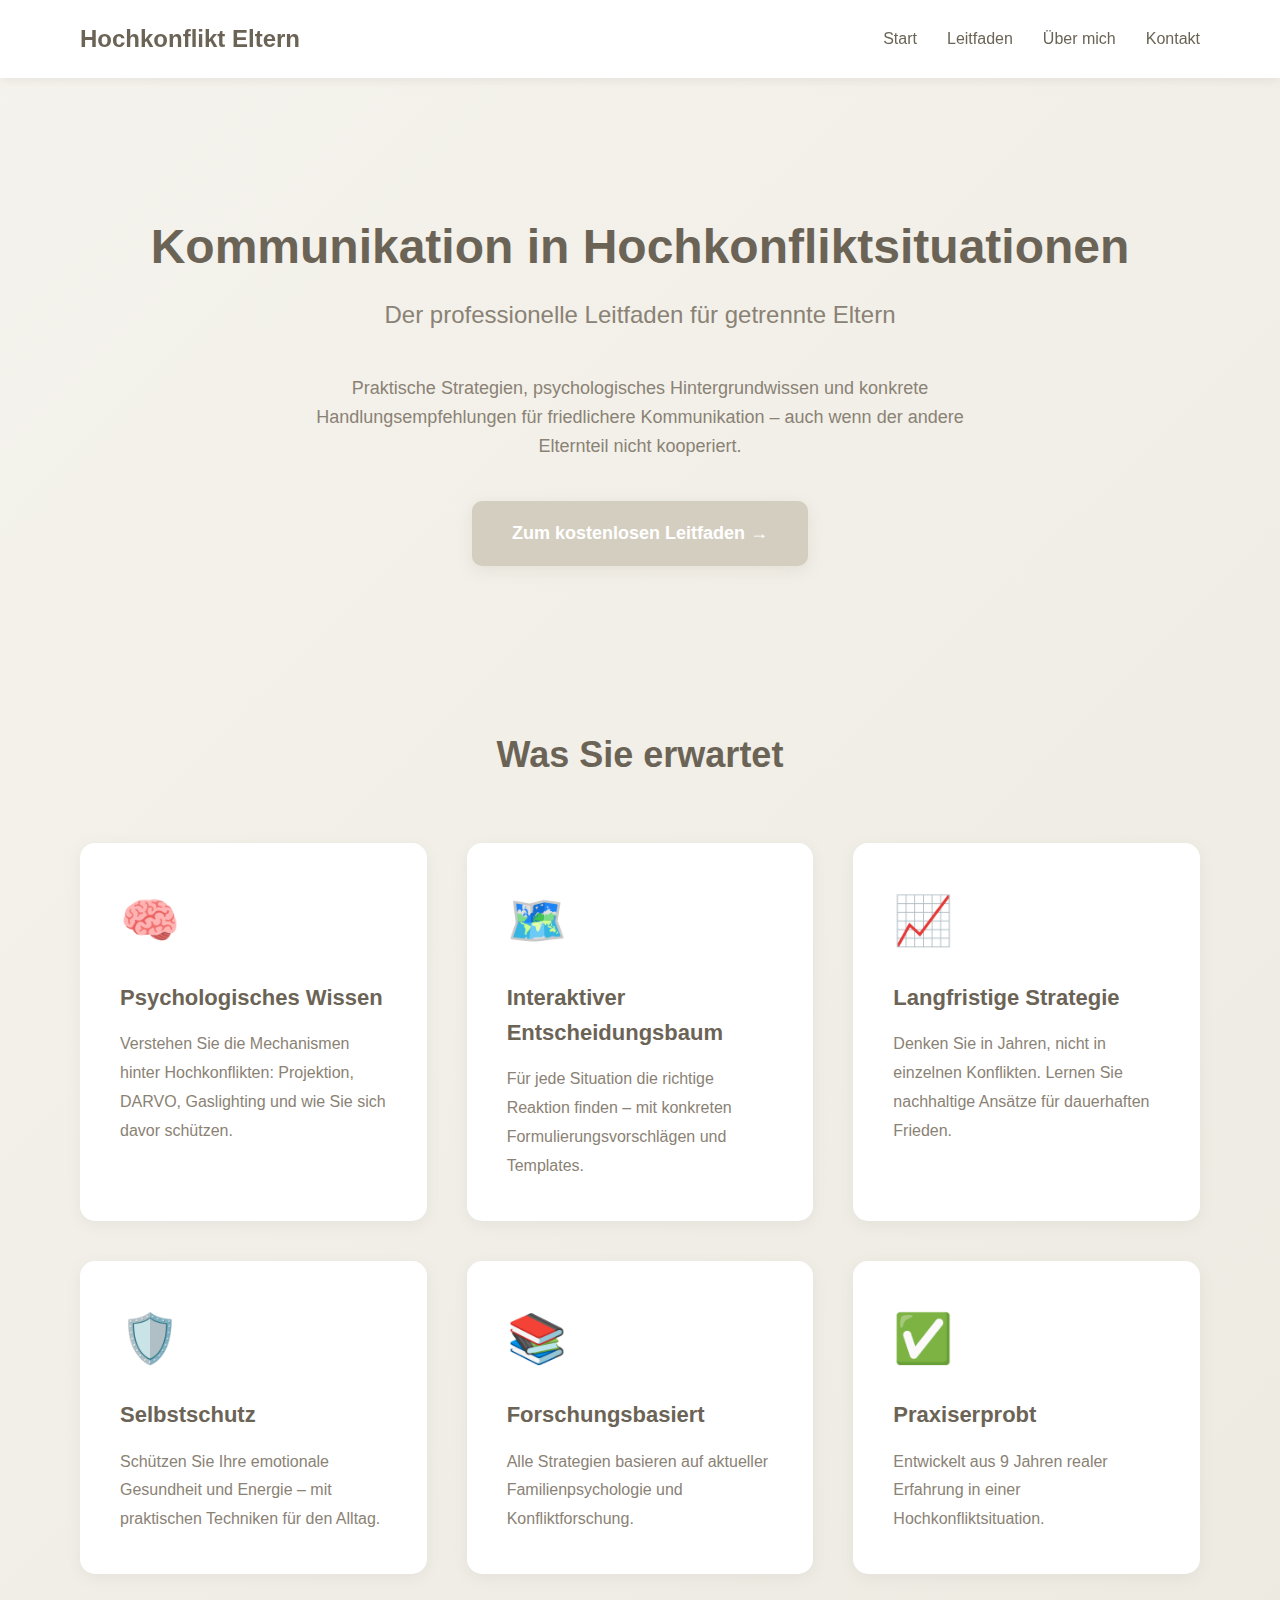
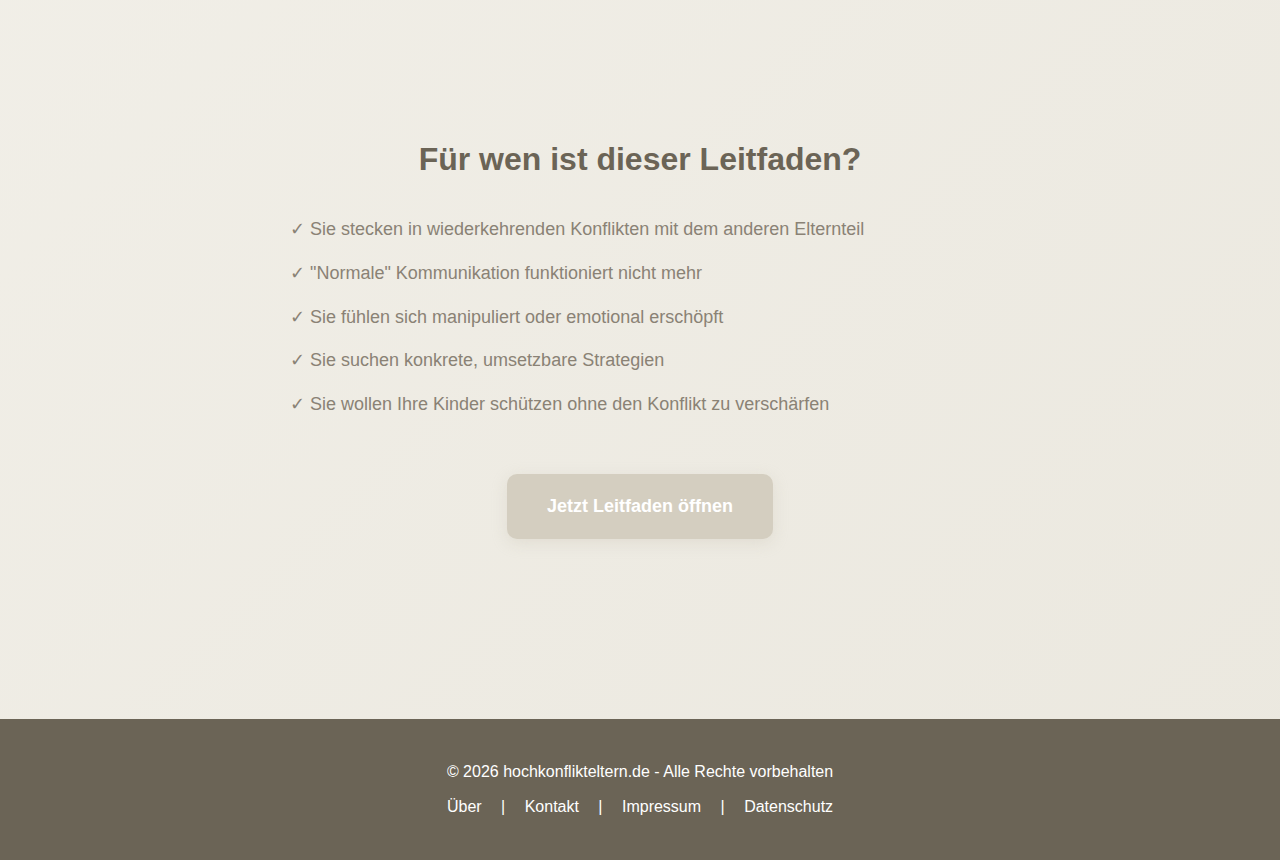
<file: index.html>
<!DOCTYPE html>
<html lang="de">
<head>
    <meta charset="UTF-8">
    <meta name="viewport" content="width=device-width, initial-scale=1.0">
    <meta name="description" content="Professioneller Kommunikations-Leitfaden für Eltern in Hochkonfliktsituationen nach Trennung. Praktische Strategien, psychologisches Hintergrundwissen.">
    <title>Hochkonflikt Eltern - Kommunikationsleitfaden für getrennte Eltern</title>
    <style>
        :root {
            --color-primary: #6b6456;
            --color-secondary: #8a8275;
            --color-accent: #c4bcad;
            --color-btn: #d4cec0;
            --color-border: #e8e4dc;
            --color-bg-light: #faf9f6;
            --shadow-card: 0 4px 15px rgba(107, 100, 86, 0.08);
            --shadow-section: 0 10px 40px rgba(107, 100, 86, 0.08);
        }

        * { margin: 0; padding: 0; box-sizing: border-box; }
        body {
            font-family: -apple-system, BlinkMacSystemFont, 'Segoe UI', Arial, sans-serif;
            background: linear-gradient(135deg, #f5f3ed 0%, #ebe8df 100%);
            color: var(--color-primary);
            line-height: 1.6;
        }

        /* Navigation */
        nav {
            background: #ffffff;
            box-shadow: 0 2px 10px rgba(107, 100, 86, 0.1);
            position: sticky;
            top: 0;
            z-index: 100;
        }
        .nav-container {
            max-width: 1200px;
            margin: 0 auto;
            display: flex;
            justify-content: space-between;
            align-items: center;
            padding: 20px 40px;
        }
        .logo {
            font-size: 24px;
            font-weight: bold;
            color: var(--color-primary);
            text-decoration: none;
        }
        .nav-links {
            display: flex;
            gap: 30px;
            list-style: none;
        }
        .nav-links a {
            color: var(--color-primary);
            text-decoration: none;
            font-weight: 500;
            transition: color 0.3s;
        }
        .nav-links a:hover { color: var(--color-accent); }

        /* Hero Section */
        .hero {
            max-width: 1200px;
            margin: 60px auto;
            padding: 80px 40px;
            text-align: center;
        }
        .hero h1 {
            font-size: 48px;
            color: var(--color-primary);
            margin-bottom: 20px;
            line-height: 1.2;
        }
        .hero .subtitle {
            font-size: 24px;
            color: var(--color-secondary);
            margin-bottom: 40px;
            font-weight: 300;
        }
        .hero p {
            font-size: 18px;
            color: var(--color-secondary);
            max-width: 700px;
            margin: 0 auto 40px;
        }
        .hero--secondary { margin-top: 60px; }
        .hero--secondary h2 {
            font-size: 32px;
            margin-bottom: 30px;
        }
        .checklist {
            text-align: left;
            max-width: 700px;
            margin: 0 auto;
        }
        .checklist p {
            margin-bottom: 15px;
        }
        .cta-button {
            display: inline-block;
            background: var(--color-btn);
            color: #ffffff;
            padding: 18px 40px;
            border-radius: 10px;
            text-decoration: none;
            font-size: 18px;
            font-weight: 600;
            transition: all 0.3s;
            box-shadow: 0 4px 15px rgba(196, 188, 173, 0.3);
        }
        .cta-button:hover {
            background: var(--color-accent);
            transform: translateY(-2px);
            box-shadow: 0 6px 20px rgba(196, 188, 173, 0.4);
        }
        .cta-button--secondary { background: var(--color-accent); }
        .cta-mt { margin-top: 40px; }
        .cta-mx { margin: 10px; }

        /* Features Section */
        .features {
            max-width: 1200px;
            margin: 80px auto;
            padding: 0 40px;
        }
        .features h2 {
            text-align: center;
            font-size: 36px;
            color: var(--color-primary);
            margin-bottom: 60px;
        }
        .feature-grid {
            display: grid;
            grid-template-columns: repeat(auto-fit, minmax(300px, 1fr));
            gap: 40px;
        }
        .feature-card {
            background: #ffffff;
            padding: 40px;
            border-radius: 15px;
            box-shadow: var(--shadow-card);
            transition: transform 0.3s;
        }
        .feature-card:hover { transform: translateY(-5px); }
        .feature-icon {
            font-size: 48px;
            margin-bottom: 20px;
        }
        .feature-card h3 {
            font-size: 22px;
            color: var(--color-primary);
            margin-bottom: 15px;
        }
        .feature-card p {
            color: var(--color-secondary);
            line-height: 1.8;
        }

        /* About Section */
        .about-section {
            max-width: 800px;
            margin: 80px auto;
            padding: 60px 40px;
            background: #ffffff;
            border-radius: 20px;
            box-shadow: var(--shadow-section);
        }
        .about-section h2 {
            font-size: 36px;
            color: var(--color-primary);
            margin-bottom: 30px;
            text-align: center;
        }
        .about-section p {
            font-size: 18px;
            color: var(--color-primary);
            line-height: 1.8;
            margin-bottom: 20px;
        }
        .about-section .highlight {
            background: var(--color-bg-light);
            border-left: 4px solid var(--color-accent);
            padding: 20px;
            margin: 30px 0;
            border-radius: 8px;
        }
        .about-section .highlight h3 {
            margin-bottom: 15px;
            color: var(--color-primary);
        }
        .about-section ul {
            margin-left: 20px;
            margin-bottom: 20px;
        }
        .text-center { text-align: center; }
        .mt-40 { margin-top: 40px; }

        /* Guide Page */
        .guide-wrapper {
            max-width: 1200px;
            margin: 40px auto;
            padding: 40px;
        }
        .guide-wrapper h1 {
            text-align: center;
            color: var(--color-primary);
            margin-bottom: 20px;
        }
        .guide-wrapper > p {
            text-align: center;
            color: var(--color-secondary);
            margin-bottom: 40px;
            font-size: 18px;
        }
        .guide-downloads {
            text-align: center;
            margin-bottom: 40px;
        }
        .guide-section { margin-top: 60px; }

        /* Contact Form */
        .contact-section {
            max-width: 600px;
            margin: 80px auto;
            padding: 60px 40px;
            background: #ffffff;
            border-radius: 20px;
            box-shadow: var(--shadow-section);
        }
        .contact-section h2 {
            font-size: 36px;
            color: var(--color-primary);
            margin-bottom: 30px;
            text-align: center;
        }
        .contact-section > p {
            text-align: center;
            color: var(--color-secondary);
            margin-bottom: 30px;
        }
        .form-group { margin-bottom: 25px; }
        .form-group label {
            display: block;
            margin-bottom: 8px;
            color: var(--color-primary);
            font-weight: 500;
        }
        .form-group input,
        .form-group textarea {
            width: 100%;
            padding: 15px;
            border: 2px solid var(--color-border);
            border-radius: 8px;
            font-size: 16px;
            font-family: inherit;
            transition: border-color 0.3s;
        }
        .form-group input:focus,
        .form-group textarea:focus {
            outline: none;
            border-color: var(--color-accent);
        }
        .form-group textarea {
            min-height: 150px;
            resize: vertical;
        }
        .submit-button {
            width: 100%;
            background: var(--color-btn);
            color: #ffffff;
            padding: 18px;
            border: none;
            border-radius: 10px;
            font-size: 18px;
            font-weight: 600;
            cursor: pointer;
            transition: all 0.3s;
        }
        .submit-button:hover {
            background: var(--color-accent);
            transform: translateY(-2px);
        }
        .privacy-note {
            margin-top: 20px;
            font-size: 14px;
            color: var(--color-secondary);
            text-align: center;
        }

        /* Footer */
        footer {
            background: var(--color-primary);
            color: #ffffff;
            padding: 40px;
            text-align: center;
            margin-top: 100px;
        }
        footer a {
            color: #ffffff;
            text-decoration: none;
            margin: 0 15px;
        }
        footer a:hover { text-decoration: underline; }
        .footer-links { margin-top: 10px; }

        /* Page Container */
        .page { display: none; }
        .page.active { display: block; }

        /* Mobile */
        @media (max-width: 768px) {
            .hero h1 { font-size: 32px; }
            .hero .subtitle { font-size: 18px; }
            .nav-container { flex-direction: column; gap: 20px; }
            .nav-links { flex-direction: column; gap: 15px; text-align: center; }
        }
    </style>
</head>
<body>
    <!-- Navigation -->
    <nav>
        <div class="nav-container">
            <a href="#" class="logo" onclick="showPage('home')">Hochkonflikt Eltern</a>
            <ul class="nav-links">
                <li><a href="#" onclick="showPage('home')">Start</a></li>
                <li><a href="#" onclick="showPage('guide')">Leitfaden</a></li>
                <li><a href="#" onclick="showPage('about')">Über mich</a></li>
                <li><a href="#" onclick="showPage('contact')">Kontakt</a></li>
            </ul>
        </div>
    </nav>

    <!-- HOME PAGE -->
    <div id="home" class="page active">
        <section class="hero">
            <h1>Kommunikation in Hochkonfliktsituationen</h1>
            <p class="subtitle">Der professionelle Leitfaden für getrennte Eltern</p>
            <p>Praktische Strategien, psychologisches Hintergrundwissen und konkrete Handlungsempfehlungen für friedlichere Kommunikation – auch wenn der andere Elternteil nicht kooperiert.</p>
            <a href="#" class="cta-button" onclick="showPage('guide')">Zum kostenlosen Leitfaden →</a>
        </section>

        <section class="features">
            <h2>Was Sie erwartet</h2>
            <div class="feature-grid">
                <div class="feature-card">
                    <div class="feature-icon">🧠</div>
                    <h3>Psychologisches Wissen</h3>
                    <p>Verstehen Sie die Mechanismen hinter Hochkonflikten: Projektion, DARVO, Gaslighting und wie Sie sich davor schützen.</p>
                </div>
                <div class="feature-card">
                    <div class="feature-icon">🗺️</div>
                    <h3>Interaktiver Entscheidungsbaum</h3>
                    <p>Für jede Situation die richtige Reaktion finden – mit konkreten Formulierungsvorschlägen und Templates.</p>
                </div>
                <div class="feature-card">
                    <div class="feature-icon">📈</div>
                    <h3>Langfristige Strategie</h3>
                    <p>Denken Sie in Jahren, nicht in einzelnen Konflikten. Lernen Sie nachhaltige Ansätze für dauerhaften Frieden.</p>
                </div>
                <div class="feature-card">
                    <div class="feature-icon">🛡️</div>
                    <h3>Selbstschutz</h3>
                    <p>Schützen Sie Ihre emotionale Gesundheit und Energie – mit praktischen Techniken für den Alltag.</p>
                </div>
                <div class="feature-card">
                    <div class="feature-icon">📚</div>
                    <h3>Forschungsbasiert</h3>
                    <p>Alle Strategien basieren auf aktueller Familienpsychologie und Konfliktforschung.</p>
                </div>
                <div class="feature-card">
                    <div class="feature-icon">✅</div>
                    <h3>Praxiserprobt</h3>
                    <p>Entwickelt aus 9 Jahren realer Erfahrung in einer Hochkonfliktsituation.</p>
                </div>
            </div>
        </section>

        <section class="hero hero--secondary">
            <h2>Für wen ist dieser Leitfaden?</h2>
            <div class="checklist">
                <p>✓ Sie stecken in wiederkehrenden Konflikten mit dem anderen Elternteil</p>
                <p>✓ "Normale" Kommunikation funktioniert nicht mehr</p>
                <p>✓ Sie fühlen sich manipuliert oder emotional erschöpft</p>
                <p>✓ Sie suchen konkrete, umsetzbare Strategien</p>
                <p>✓ Sie wollen Ihre Kinder schützen ohne den Konflikt zu verschärfen</p>
            </div>
            <a href="#" class="cta-button cta-mt" onclick="showPage('guide')">Jetzt Leitfaden öffnen</a>
        </section>
    </div>

    <!-- GUIDE PAGE -->
    <div id="guide" class="page">
        <div class="guide-wrapper">
            <h1>Der vollständige Leitfaden</h1>
            <p>Öffnen Sie den Leitfaden direkt im Browser oder laden Sie ihn herunter.</p>

            <div class="guide-downloads">
                <a href="Kommunikationsleitfaden_Ultimate.html" class="cta-button cta-mx">Leitfaden im Browser öffnen</a>
                <a href="Kommunikationsleitfaden_Ultimate.html" download class="cta-button cta-button--secondary cta-mx">Als HTML herunterladen</a>
            </div>

            <div class="about-section guide-section">
                <h2>Was erwartet Sie im Leitfaden?</h2>
                <div class="highlight">
                    <h3>📚 Umfassendes Hintergrundwissen</h3>
                    <p>Verstehen Sie die psychologischen Mechanismen von Hochkonflikten und warum "normale" Kommunikation nicht funktioniert.</p>
                </div>
                <div class="highlight">
                    <h3>🗺️ Interaktiver Entscheidungsbaum</h3>
                    <p>Für jede konkrete Situation – von Angriffen über Umgangsverstöße bis Notfälle – die passende Reaktion mit Formulierungsvorschlägen.</p>
                </div>
                <div class="highlight">
                    <h3>🔄 Muster erkennen</h3>
                    <p>Lernen Sie die typischen Hochkonflikt-Muster zu identifizieren und richtig darauf zu reagieren.</p>
                </div>
                <div class="highlight">
                    <h3>📈 Langfristige Strategie</h3>
                    <p>Von Akut-Konflikt bis zu erwachsenen Kindern – was in jeder Phase wichtig ist.</p>
                </div>
                <div class="highlight">
                    <h3>🛡️ Selbstschutz</h3>
                    <p>Praktische Techniken um Ihre emotionale Gesundheit zu schützen und Burnout zu vermeiden.</p>
                </div>
            </div>
        </div>
    </div>

    <!-- ABOUT PAGE -->
    <div id="about" class="page">
        <div class="about-section">
            <h2>Über diesen Leitfaden</h2>

            <p>Dieser Leitfaden entstand aus neun Jahren persönlicher Erfahrung in einer Hochkonfliktsituation. Nicht aus Theorie, sondern aus hunderten realen Situationen, Fehlern, Lernprozessen und schließlich Strategien die funktionieren.</p>

            <div class="highlight">
                <h3>Warum dieser Leitfaden anders ist</h3>
                <p>Die meisten Ratgeber setzen voraus dass beide Seiten an Deeskalation interessiert sind. In Hochkonfliktsituationen trifft das oft nicht zu. Dieser Leitfaden zeigt <strong>einseitige Deeskalation</strong> – wie Sie den Konflikt reduzieren können, auch wenn der andere Elternteil nicht mitarbeitet.</p>
            </div>

            <p>Über die Jahre habe ich gelernt:</p>
            <ul>
                <li>Welche Kommunikationsstrategien in Hochkonflikten wirklich funktionieren</li>
                <li>Wie man sich gegen Manipulationen und Gaslighting schützt</li>
                <li>Dass Dokumentation wichtiger ist als Überzeugung</li>
                <li>Dass langfristige Konstanz wichtiger ist als kurzfristige "Siege"</li>
                <li>Wie man die eigene emotionale Gesundheit schützt</li>
            </ul>

            <div class="highlight">
                <h3>Die Entstehung</h3>
                <p>Dieser Leitfaden wurde 2026 zusammen mit Claude (Anthropic) entwickelt – durch intensive Analyse von realen Kommunikationsmustern, psychologischer Forschung zu Hochkonflikten und praxiserprobten Strategien.</p>
                <p style="margin-top: 15px;">Das Ergebnis ist ein umfassendes, wissenschaftlich fundiertes Tool das anderen Eltern in ähnlichen Situationen helfen soll.</p>
            </div>

            <p><strong>Wichtig:</strong> Dieser Leitfaden ersetzt keine professionelle Beratung oder Therapie. Er ist eine Ergänzung – ein praktisches Werkzeug für den Alltag.</p>

            <div class="text-center mt-40">
                <a href="#" class="cta-button" onclick="showPage('contact')">Kontakt aufnehmen</a>
            </div>
        </div>
    </div>

    <!-- CONTACT PAGE -->
    <div id="contact" class="page">
        <div class="contact-section">
            <h2>Kontakt</h2>
            <p>Haben Sie Fragen, Feedback oder Anregungen? Ich freue mich über Ihre Nachricht.</p>

            <form id="contactForm">
                <div class="form-group">
                    <label for="name">Name</label>
                    <input type="text" id="name" name="name" required>
                </div>
                <div class="form-group">
                    <label for="email">E-Mail-Adresse</label>
                    <input type="email" id="email" name="email" required>
                </div>
                <div class="form-group">
                    <label for="subject">Betreff</label>
                    <input type="text" id="subject" name="subject" required>
                </div>
                <div class="form-group">
                    <label for="message">Nachricht</label>
                    <textarea id="message" name="message" required></textarea>
                </div>
                <button type="submit" class="submit-button">Nachricht senden</button>
                <p class="privacy-note">
                    Ihre Daten werden vertraulich behandelt und nicht an Dritte weitergegeben.
                    Mit dem Absenden stimmen Sie der Verarbeitung Ihrer Daten zum Zweck der Kontaktaufnahme zu.
                </p>
            </form>
        </div>
    </div>

    <!-- Footer -->
    <footer>
        <p>&copy; 2026 hochkonflikteltern.de - Alle Rechte vorbehalten</p>
        <p class="footer-links">
            <a href="#" onclick="showPage('about')">Über</a> |
            <a href="#" onclick="showPage('contact')">Kontakt</a> |
            <a href="#">Impressum</a> |
            <a href="#">Datenschutz</a>
        </p>
    </footer>

    <script>
        function showPage(pageId) {
            document.querySelectorAll('.page').forEach(p => p.classList.remove('active'));
            document.getElementById(pageId).classList.add('active');
            window.scrollTo({ top: 0, behavior: 'smooth' });
        }

        document.getElementById('contactForm').addEventListener('submit', function(e) {
            e.preventDefault();
            alert('Vielen Dank für Ihre Nachricht! Ich melde mich so bald wie möglich bei Ihnen.\n\n(Hinweis: Dies ist eine Demo. In der Live-Version würde die Nachricht tatsächlich versendet.)');
            this.reset();
        });
    </script>
</body>
</html>
</file>
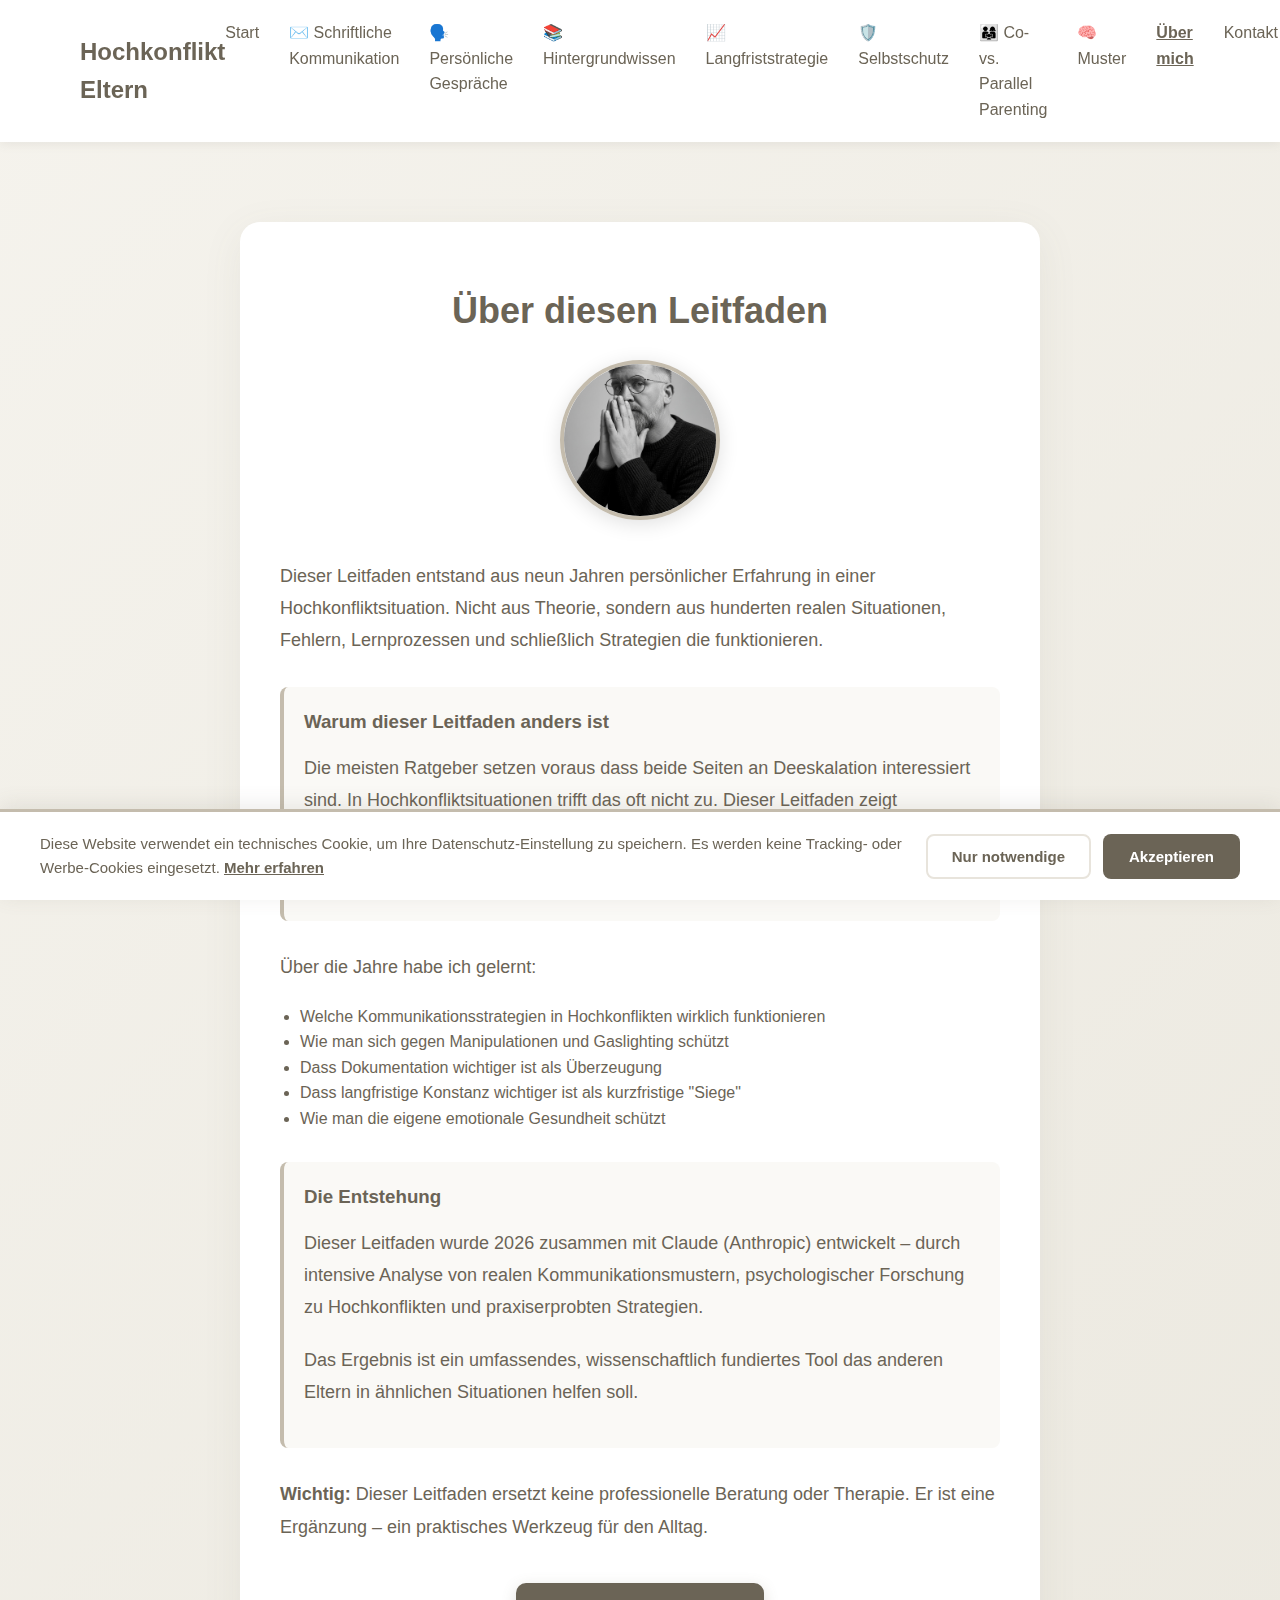
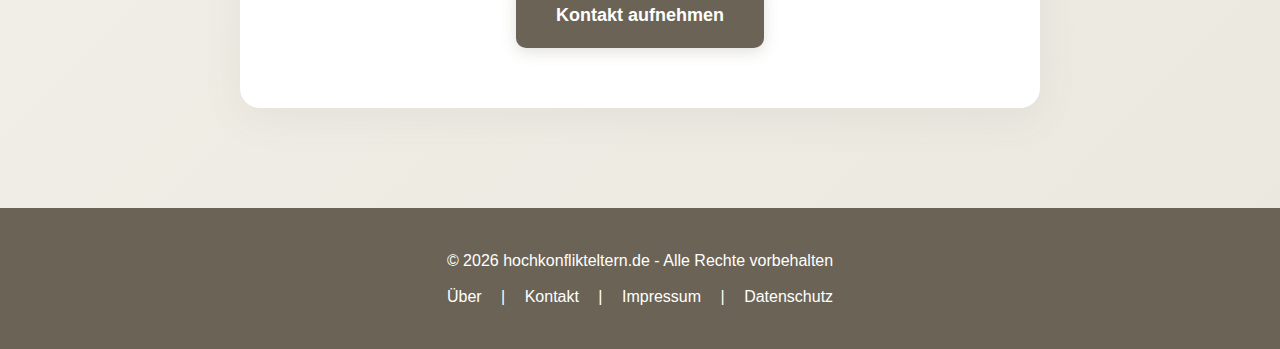
<file: about.html>
<!DOCTYPE html>
<html lang="de">
<head>
    <script defer src="https://tracker.hochkonflikteltern.de/script.js" data-website-id="3579d3bd-7cda-4263-9ad2-5c98d70413ba"></script>
    <meta charset="UTF-8">
    <meta name="viewport" content="width=device-width, initial-scale=1.0">
    <title>Über diesen Leitfaden | Hochkonflikt Eltern</title>
    <meta name="description" content="Erfahren Sie mehr über die Entstehung des Hochkonflikt-Eltern-Leitfadens – 9 Jahre gelebte Erfahrung, wissenschaftlich fundiert und praxisnah.">
    <link rel="stylesheet" href="styles.css">
</head>
<body>
    <!-- Navigation -->
    <nav>
        <div class="nav-container">
            <a href="index.html" class="logo">Hochkonflikt Eltern</a>
            <button class="nav-toggle" aria-label="Menü öffnen" aria-expanded="false" onclick="toggleNav(this)">
                <span></span><span></span><span></span>
            </button>
            <ul class="nav-links" id="navLinks">
                <li><a href="index.html">Start</a></li>
                <li><a href="index.html">✉️ Schriftliche Kommunikation</a></li>
                <li><a href="index.html">🗣️ Persönliche Gespräche</a></li>
                <li><a href="index.html">📚 Hintergrundwissen</a></li>
                <li><a href="index.html">📈 Langfriststrategie</a></li>
                <li><a href="index.html">🛡️ Selbstschutz</a></li>
                <li><a href="index.html">👨‍👩‍👧 Co- vs. Parallel Parenting</a></li>
                <li><a href="patterns.html">🧠 Muster</a></li>
                <li><a href="about.html" class="active">Über mich</a></li>
                <li><a href="contact.html">Kontakt</a></li>
            </ul>
        </div>
    </nav>

    <div class="page active">
        <div class="about-section">
            <h2>Über diesen Leitfaden</h2>

            <div class="about-photo-wrap">
                <img src="ich.jpg" alt="Autor des Leitfadens" class="about-photo">
            </div>

            <p>Dieser Leitfaden entstand aus neun Jahren persönlicher Erfahrung in einer Hochkonfliktsituation. Nicht aus Theorie, sondern aus hunderten realen Situationen, Fehlern, Lernprozessen und schließlich Strategien die funktionieren.</p>

            <div class="highlight">
                <h3>Warum dieser Leitfaden anders ist</h3>
                <p>Die meisten Ratgeber setzen voraus dass beide Seiten an Deeskalation interessiert sind. In Hochkonfliktsituationen trifft das oft nicht zu. Dieser Leitfaden zeigt <strong>einseitige Deeskalation</strong> – wie Sie den Konflikt reduzieren können, auch wenn der andere Elternteil nicht mitarbeitet.</p>
            </div>

            <p>Über die Jahre habe ich gelernt:</p>
            <ul>
                <li>Welche Kommunikationsstrategien in Hochkonflikten wirklich funktionieren</li>
                <li>Wie man sich gegen Manipulationen und Gaslighting schützt</li>
                <li>Dass Dokumentation wichtiger ist als Überzeugung</li>
                <li>Dass langfristige Konstanz wichtiger ist als kurzfristige "Siege"</li>
                <li>Wie man die eigene emotionale Gesundheit schützt</li>
            </ul>

            <div class="highlight">
                <h3>Die Entstehung</h3>
                <p>Dieser Leitfaden wurde 2026 zusammen mit Claude (Anthropic) entwickelt – durch intensive Analyse von realen Kommunikationsmustern, psychologischer Forschung zu Hochkonflikten und praxiserprobten Strategien.</p>
                <p style="margin-top: 15px;">Das Ergebnis ist ein umfassendes, wissenschaftlich fundiertes Tool das anderen Eltern in ähnlichen Situationen helfen soll.</p>
            </div>

            <p><strong>Wichtig:</strong> Dieser Leitfaden ersetzt keine professionelle Beratung oder Therapie. Er ist eine Ergänzung – ein praktisches Werkzeug für den Alltag.</p>

            <div class="text-center mt-40">
                <a href="contact.html" class="cta-button">Kontakt aufnehmen</a>
            </div>
        </div>
    </div>

    <!-- Cookie Banner -->
    <div id="cookieBanner" class="cookie-banner hidden">
        <p>
            Diese Website verwendet ein technisches Cookie, um Ihre Datenschutz-Einstellung zu speichern. Es werden keine Tracking- oder Werbe-Cookies eingesetzt.
            <a href="datenschutz.html">Mehr erfahren</a>
        </p>
        <div class="cookie-actions">
            <button class="cookie-btn cookie-btn--decline" onclick="setCookieConsent(false)">Nur notwendige</button>
            <button class="cookie-btn cookie-btn--accept" onclick="setCookieConsent(true)">Akzeptieren</button>
        </div>
    </div>

    <!-- Footer -->
    <footer>
        <p>&copy; 2026 hochkonflikteltern.de - Alle Rechte vorbehalten</p>
        <p class="footer-links">
            <a href="about.html">Über</a> |
            <a href="contact.html">Kontakt</a> |
            <a href="impressum.html">Impressum</a> |
            <a href="datenschutz.html">Datenschutz</a>
        </p>
    </footer>

    <script src="script.js"></script>
</body>
</html>
</file>
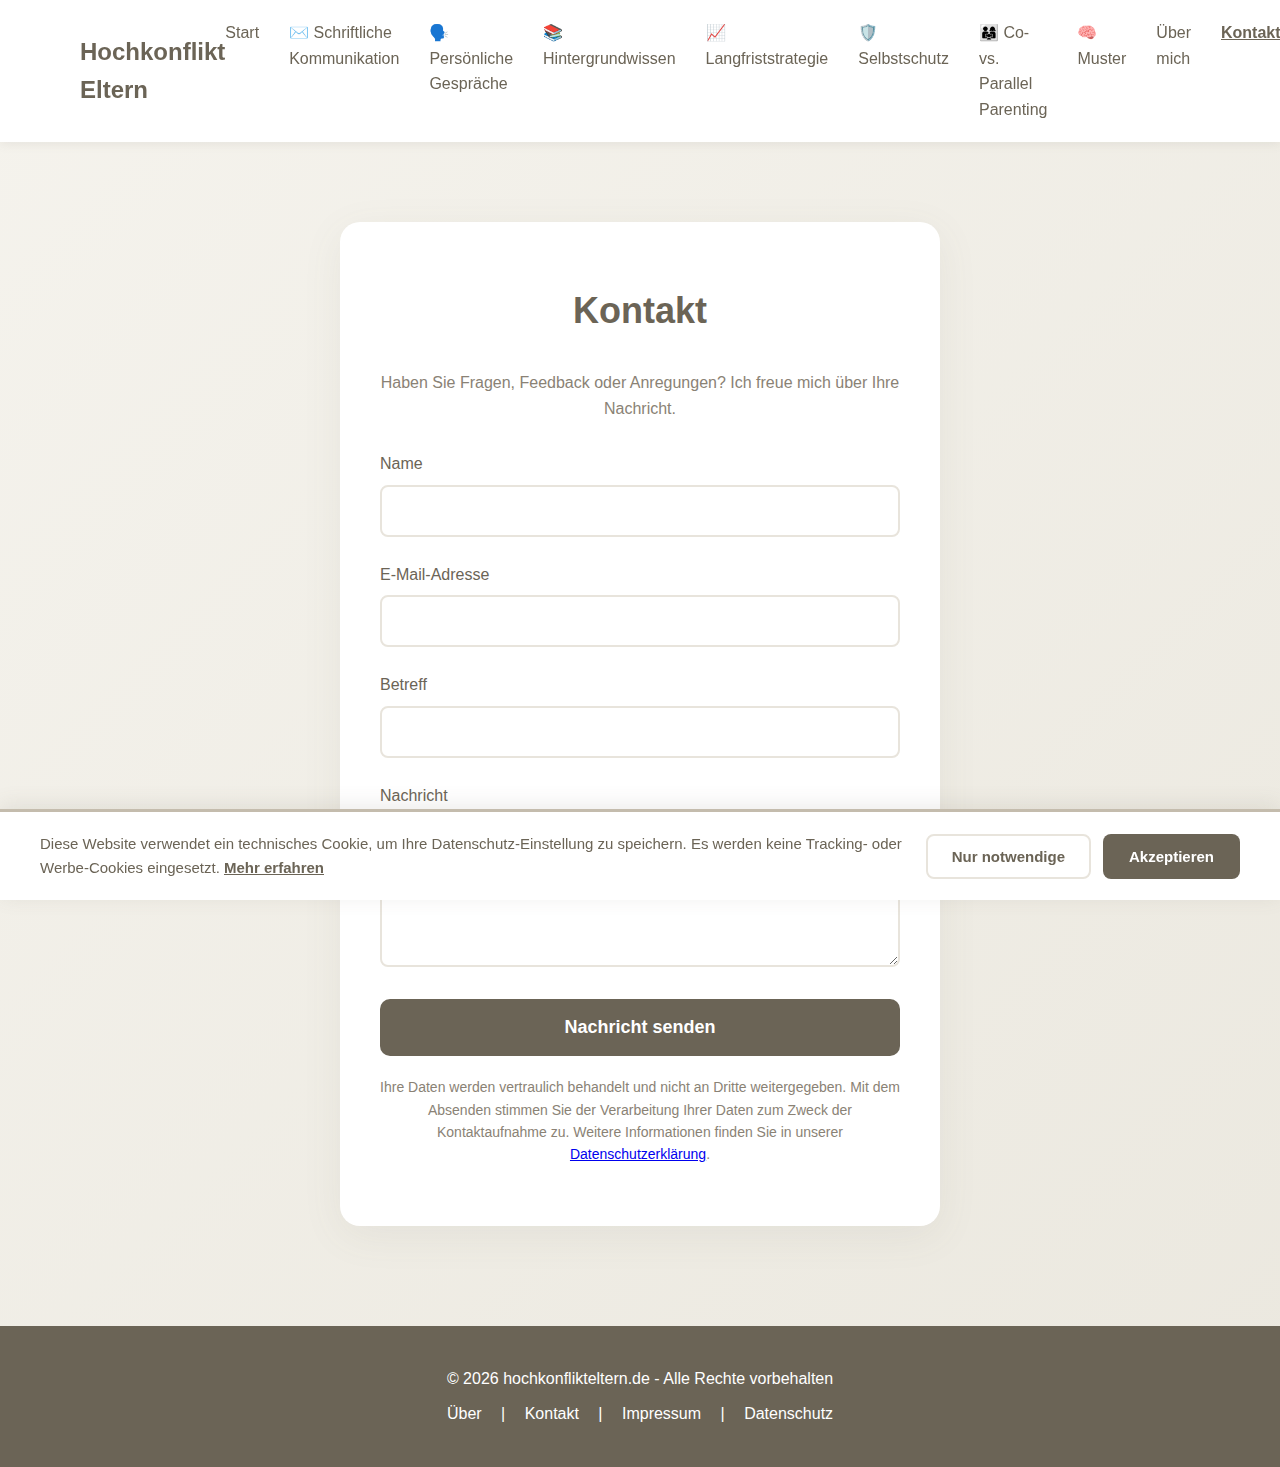
<file: contact.html>
<!DOCTYPE html>
<html lang="de">
<head>
    <script defer src="https://tracker.hochkonflikteltern.de/script.js" data-website-id="3579d3bd-7cda-4263-9ad2-5c98d70413ba"></script>
    <meta charset="UTF-8">
    <meta name="viewport" content="width=device-width, initial-scale=1.0">
    <title>Kontakt | Hochkonflikt Eltern</title>
    <meta name="description" content="Schreiben Sie uns – Fragen, Feedback oder Anregungen zum Hochkonflikt-Eltern-Leitfaden sind herzlich willkommen.">
    <link rel="stylesheet" href="styles.css">
</head>
<body>
    <!-- Navigation -->
    <nav>
        <div class="nav-container">
            <a href="index.html" class="logo">Hochkonflikt Eltern</a>
            <button class="nav-toggle" aria-label="Menü öffnen" aria-expanded="false" onclick="toggleNav(this)">
                <span></span><span></span><span></span>
            </button>
            <ul class="nav-links" id="navLinks">
                <li><a href="index.html">Start</a></li>
                <li><a href="index.html">✉️ Schriftliche Kommunikation</a></li>
                <li><a href="index.html">🗣️ Persönliche Gespräche</a></li>
                <li><a href="index.html">📚 Hintergrundwissen</a></li>
                <li><a href="index.html">📈 Langfriststrategie</a></li>
                <li><a href="index.html">🛡️ Selbstschutz</a></li>
                <li><a href="index.html">👨‍👩‍👧 Co- vs. Parallel Parenting</a></li>
                <li><a href="patterns.html">🧠 Muster</a></li>
                <li><a href="about.html">Über mich</a></li>
                <li><a href="contact.html" class="active">Kontakt</a></li>
            </ul>
        </div>
    </nav>

    <div class="page active">
        <div class="contact-section">
            <h2>Kontakt</h2>
            <p>Haben Sie Fragen, Feedback oder Anregungen? Ich freue mich über Ihre Nachricht.</p>

            <form id="contactForm">
                <!-- Status-Meldung -->
                <div id="formStatus" class="form-status"></div>

                <!-- Honeypot (Bot-Schutz, für Menschen unsichtbar) -->
                <div class="hp-field">
                    <input type="text" name="website" tabindex="-1" autocomplete="off">
                </div>

                <div class="form-group">
                    <label for="name">Name</label>
                    <input type="text" id="name" name="name" required>
                </div>
                <div class="form-group">
                    <label for="email">E-Mail-Adresse</label>
                    <input type="email" id="email" name="email" required>
                </div>
                <div class="form-group">
                    <label for="subject">Betreff</label>
                    <input type="text" id="subject" name="subject" required>
                </div>
                <div class="form-group">
                    <label for="message">Nachricht</label>
                    <textarea id="message" name="message" required></textarea>
                </div>
                <button type="submit" class="submit-button">Nachricht senden</button>
                <p class="privacy-note">
                    Ihre Daten werden vertraulich behandelt und nicht an Dritte weitergegeben.
                    Mit dem Absenden stimmen Sie der Verarbeitung Ihrer Daten zum Zweck der Kontaktaufnahme zu.
                    Weitere Informationen finden Sie in unserer <a href="datenschutz.html">Datenschutzerklärung</a>.
                </p>
            </form>
        </div>
    </div>

    <!-- Cookie Banner -->
    <div id="cookieBanner" class="cookie-banner hidden">
        <p>
            Diese Website verwendet ein technisches Cookie, um Ihre Datenschutz-Einstellung zu speichern. Es werden keine Tracking- oder Werbe-Cookies eingesetzt.
            <a href="datenschutz.html">Mehr erfahren</a>
        </p>
        <div class="cookie-actions">
            <button class="cookie-btn cookie-btn--decline" onclick="setCookieConsent(false)">Nur notwendige</button>
            <button class="cookie-btn cookie-btn--accept" onclick="setCookieConsent(true)">Akzeptieren</button>
        </div>
    </div>

    <!-- Footer -->
    <footer>
        <p>&copy; 2026 hochkonflikteltern.de - Alle Rechte vorbehalten</p>
        <p class="footer-links">
            <a href="about.html">Über</a> |
            <a href="contact.html">Kontakt</a> |
            <a href="impressum.html">Impressum</a> |
            <a href="datenschutz.html">Datenschutz</a>
        </p>
    </footer>

    <script src="script.js"></script>
</body>
</html>
</file>
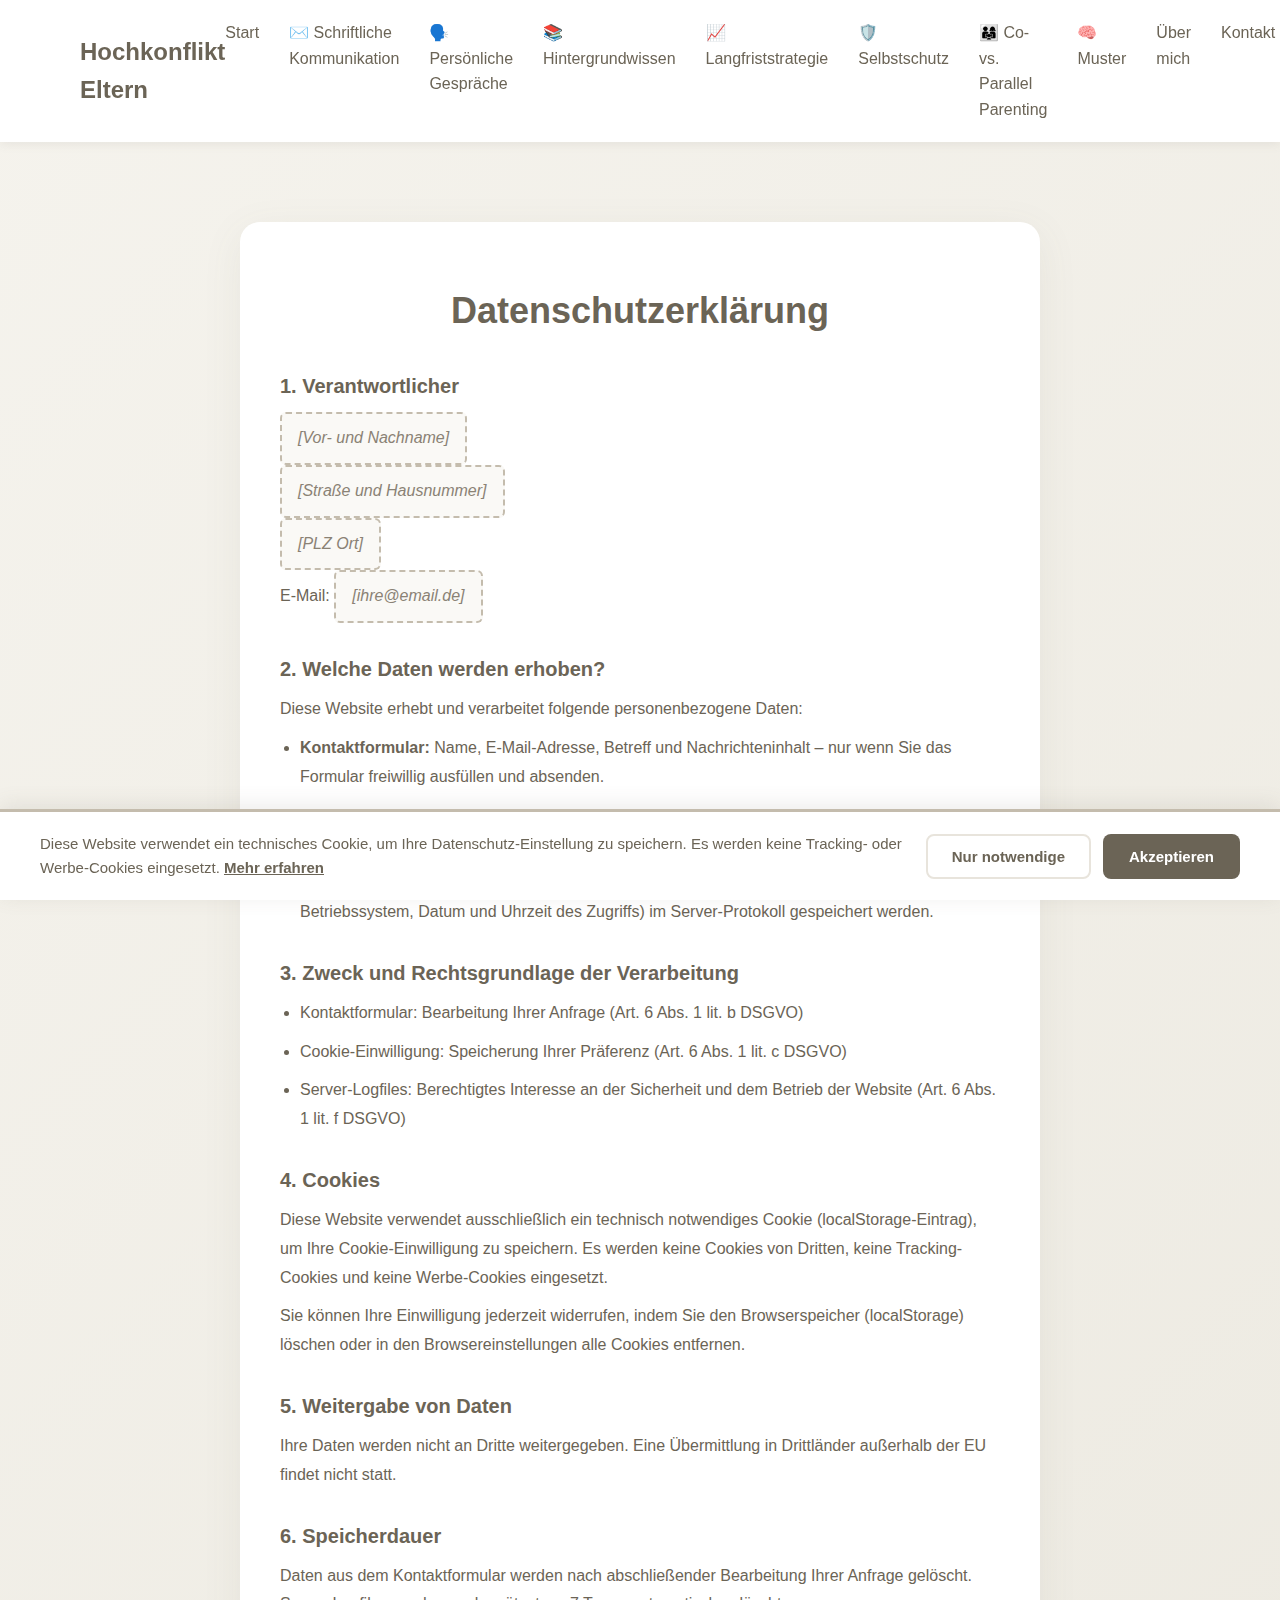
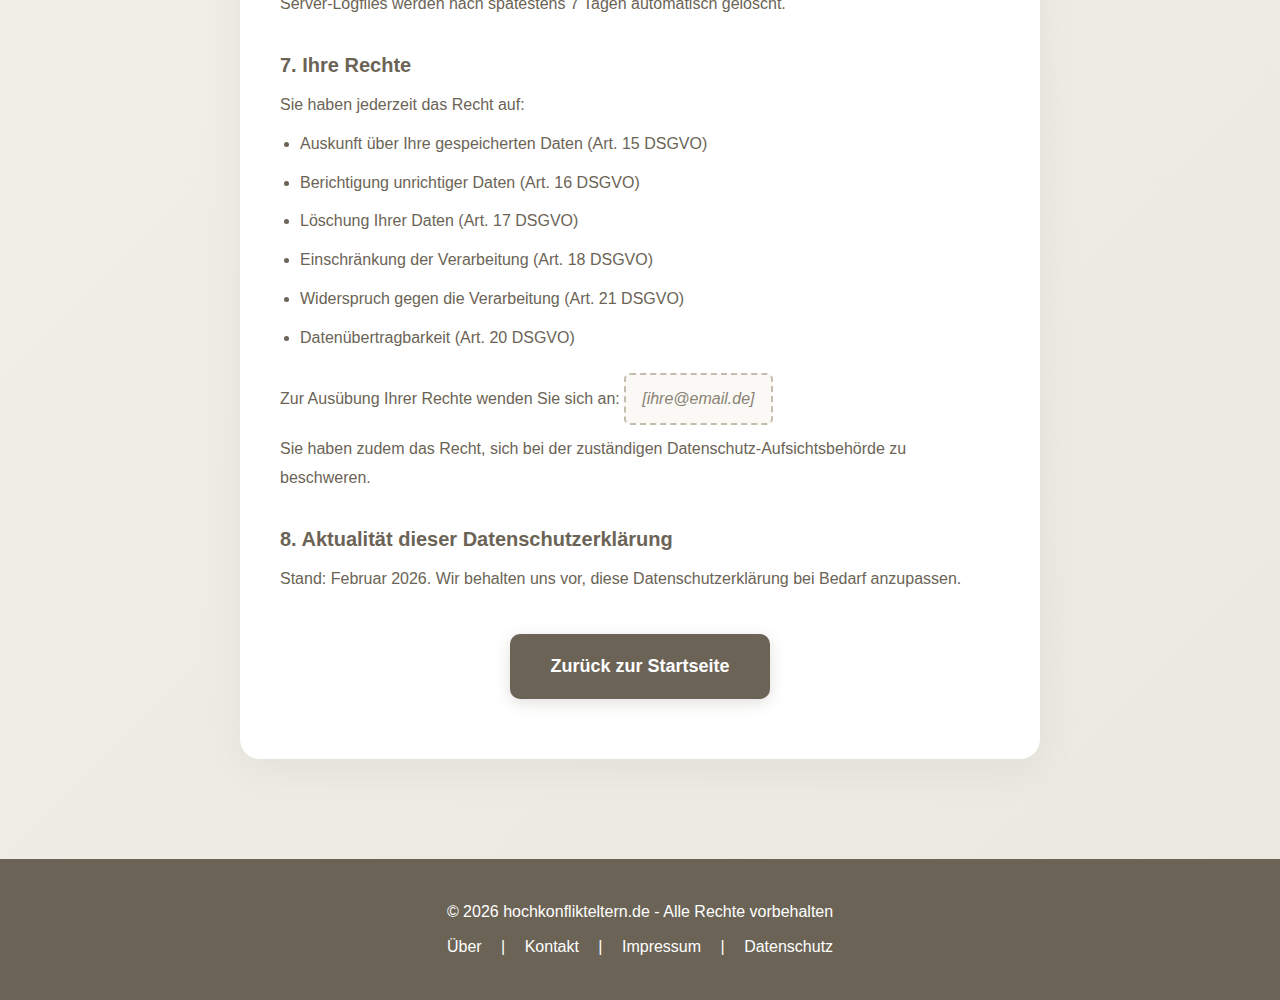
<file: datenschutz.html>
<!DOCTYPE html>
<html lang="de">
<head>
    <script defer src="https://tracker.hochkonflikteltern.de/script.js" data-website-id="3579d3bd-7cda-4263-9ad2-5c98d70413ba"></script>
    <meta charset="UTF-8">
    <meta name="viewport" content="width=device-width, initial-scale=1.0">
    <meta name="robots" content="noindex, nofollow">
    <title>Datenschutzerklärung | Hochkonflikt Eltern</title>
    <meta name="description" content="Datenschutzerklärung von hochkonflikteltern.de – Informationen zur Verarbeitung personenbezogener Daten gemäß DSGVO.">
    <link rel="stylesheet" href="styles.css">
</head>
<body>
    <!-- Navigation -->
    <nav>
        <div class="nav-container">
            <a href="index.html" class="logo">Hochkonflikt Eltern</a>
            <button class="nav-toggle" aria-label="Menü öffnen" aria-expanded="false" onclick="toggleNav(this)">
                <span></span><span></span><span></span>
            </button>
            <ul class="nav-links" id="navLinks">
                <li><a href="index.html">Start</a></li>
                <li><a href="index.html">✉️ Schriftliche Kommunikation</a></li>
                <li><a href="index.html">🗣️ Persönliche Gespräche</a></li>
                <li><a href="index.html">📚 Hintergrundwissen</a></li>
                <li><a href="index.html">📈 Langfriststrategie</a></li>
                <li><a href="index.html">🛡️ Selbstschutz</a></li>
                <li><a href="index.html">👨‍👩‍👧 Co- vs. Parallel Parenting</a></li>
                <li><a href="index.html">🧠 Muster</a></li>
                <li><a href="index.html">Über mich</a></li>
                <li><a href="index.html">Kontakt</a></li>
            </ul>
        </div>
    </nav>

    <div class="page active">
        <div class="legal-section">
            <h2>Datenschutzerklärung</h2>

            <h3>1. Verantwortlicher</h3>
            <p>
                <span class="legal-placeholder">[Vor- und Nachname]</span><br>
                <span class="legal-placeholder">[Straße und Hausnummer]</span><br>
                <span class="legal-placeholder">[PLZ Ort]</span><br>
                E-Mail: <span class="legal-placeholder">[ihre@email.de]</span>
            </p>

            <h3>2. Welche Daten werden erhoben?</h3>
            <p>Diese Website erhebt und verarbeitet folgende personenbezogene Daten:</p>
            <ul>
                <li><strong>Kontaktformular:</strong> Name, E-Mail-Adresse, Betreff und Nachrichteninhalt – nur wenn Sie das Formular freiwillig ausfüllen und absenden.</li>
                <li><strong>Cookies:</strong> Ein technisches Cookie speichert Ihre Cookie-Einwilligung lokal in Ihrem Browser (localStorage). Es werden keine Tracking- oder Werbe-Cookies gesetzt.</li>
                <li><strong>Server-Logfiles:</strong> Beim Besuch dieser Website können technische Daten (IP-Adresse, Browsertyp, Betriebssystem, Datum und Uhrzeit des Zugriffs) im Server-Protokoll gespeichert werden.</li>
            </ul>

            <h3>3. Zweck und Rechtsgrundlage der Verarbeitung</h3>
            <ul>
                <li>Kontaktformular: Bearbeitung Ihrer Anfrage (Art. 6 Abs. 1 lit. b DSGVO)</li>
                <li>Cookie-Einwilligung: Speicherung Ihrer Präferenz (Art. 6 Abs. 1 lit. c DSGVO)</li>
                <li>Server-Logfiles: Berechtigtes Interesse an der Sicherheit und dem Betrieb der Website (Art. 6 Abs. 1 lit. f DSGVO)</li>
            </ul>

            <h3>4. Cookies</h3>
            <p>Diese Website verwendet ausschließlich ein technisch notwendiges Cookie (localStorage-Eintrag), um Ihre Cookie-Einwilligung zu speichern. Es werden keine Cookies von Dritten, keine Tracking-Cookies und keine Werbe-Cookies eingesetzt.</p>
            <p>Sie können Ihre Einwilligung jederzeit widerrufen, indem Sie den Browserspeicher (localStorage) löschen oder in den Browsereinstellungen alle Cookies entfernen.</p>

            <h3>5. Weitergabe von Daten</h3>
            <p>Ihre Daten werden nicht an Dritte weitergegeben. Eine Übermittlung in Drittländer außerhalb der EU findet nicht statt.</p>

            <h3>6. Speicherdauer</h3>
            <p>Daten aus dem Kontaktformular werden nach abschließender Bearbeitung Ihrer Anfrage gelöscht. Server-Logfiles werden nach spätestens 7 Tagen automatisch gelöscht.</p>

            <h3>7. Ihre Rechte</h3>
            <p>Sie haben jederzeit das Recht auf:</p>
            <ul>
                <li>Auskunft über Ihre gespeicherten Daten (Art. 15 DSGVO)</li>
                <li>Berichtigung unrichtiger Daten (Art. 16 DSGVO)</li>
                <li>Löschung Ihrer Daten (Art. 17 DSGVO)</li>
                <li>Einschränkung der Verarbeitung (Art. 18 DSGVO)</li>
                <li>Widerspruch gegen die Verarbeitung (Art. 21 DSGVO)</li>
                <li>Datenübertragbarkeit (Art. 20 DSGVO)</li>
            </ul>
            <p>Zur Ausübung Ihrer Rechte wenden Sie sich an: <span class="legal-placeholder">[ihre@email.de]</span></p>
            <p>Sie haben zudem das Recht, sich bei der zuständigen Datenschutz-Aufsichtsbehörde zu beschweren.</p>

            <h3>8. Aktualität dieser Datenschutzerklärung</h3>
            <p>Stand: Februar 2026. Wir behalten uns vor, diese Datenschutzerklärung bei Bedarf anzupassen.</p>

            <div class="text-center mt-40">
                <a href="index.html" class="cta-button">Zurück zur Startseite</a>
            </div>
        </div>
    </div>

    <!-- Cookie Banner -->
    <div id="cookieBanner" class="cookie-banner hidden">
        <p>
            Diese Website verwendet ein technisches Cookie, um Ihre Datenschutz-Einstellung zu speichern. Es werden keine Tracking- oder Werbe-Cookies eingesetzt.
            <a href="datenschutz.html">Mehr erfahren</a>
        </p>
        <div class="cookie-actions">
            <button class="cookie-btn cookie-btn--decline" onclick="setCookieConsent(false)">Nur notwendige</button>
            <button class="cookie-btn cookie-btn--accept" onclick="setCookieConsent(true)">Akzeptieren</button>
        </div>
    </div>

    <!-- Footer -->
    <footer>
        <p>&copy; 2026 hochkonflikteltern.de - Alle Rechte vorbehalten</p>
        <p class="footer-links">
            <a href="index.html">Über</a> |
            <a href="index.html">Kontakt</a> |
            <a href="impressum.html">Impressum</a> |
            <a href="datenschutz.html">Datenschutz</a>
        </p>
    </footer>

    <script src="script.js"></script>
</body>
</html>
</file>
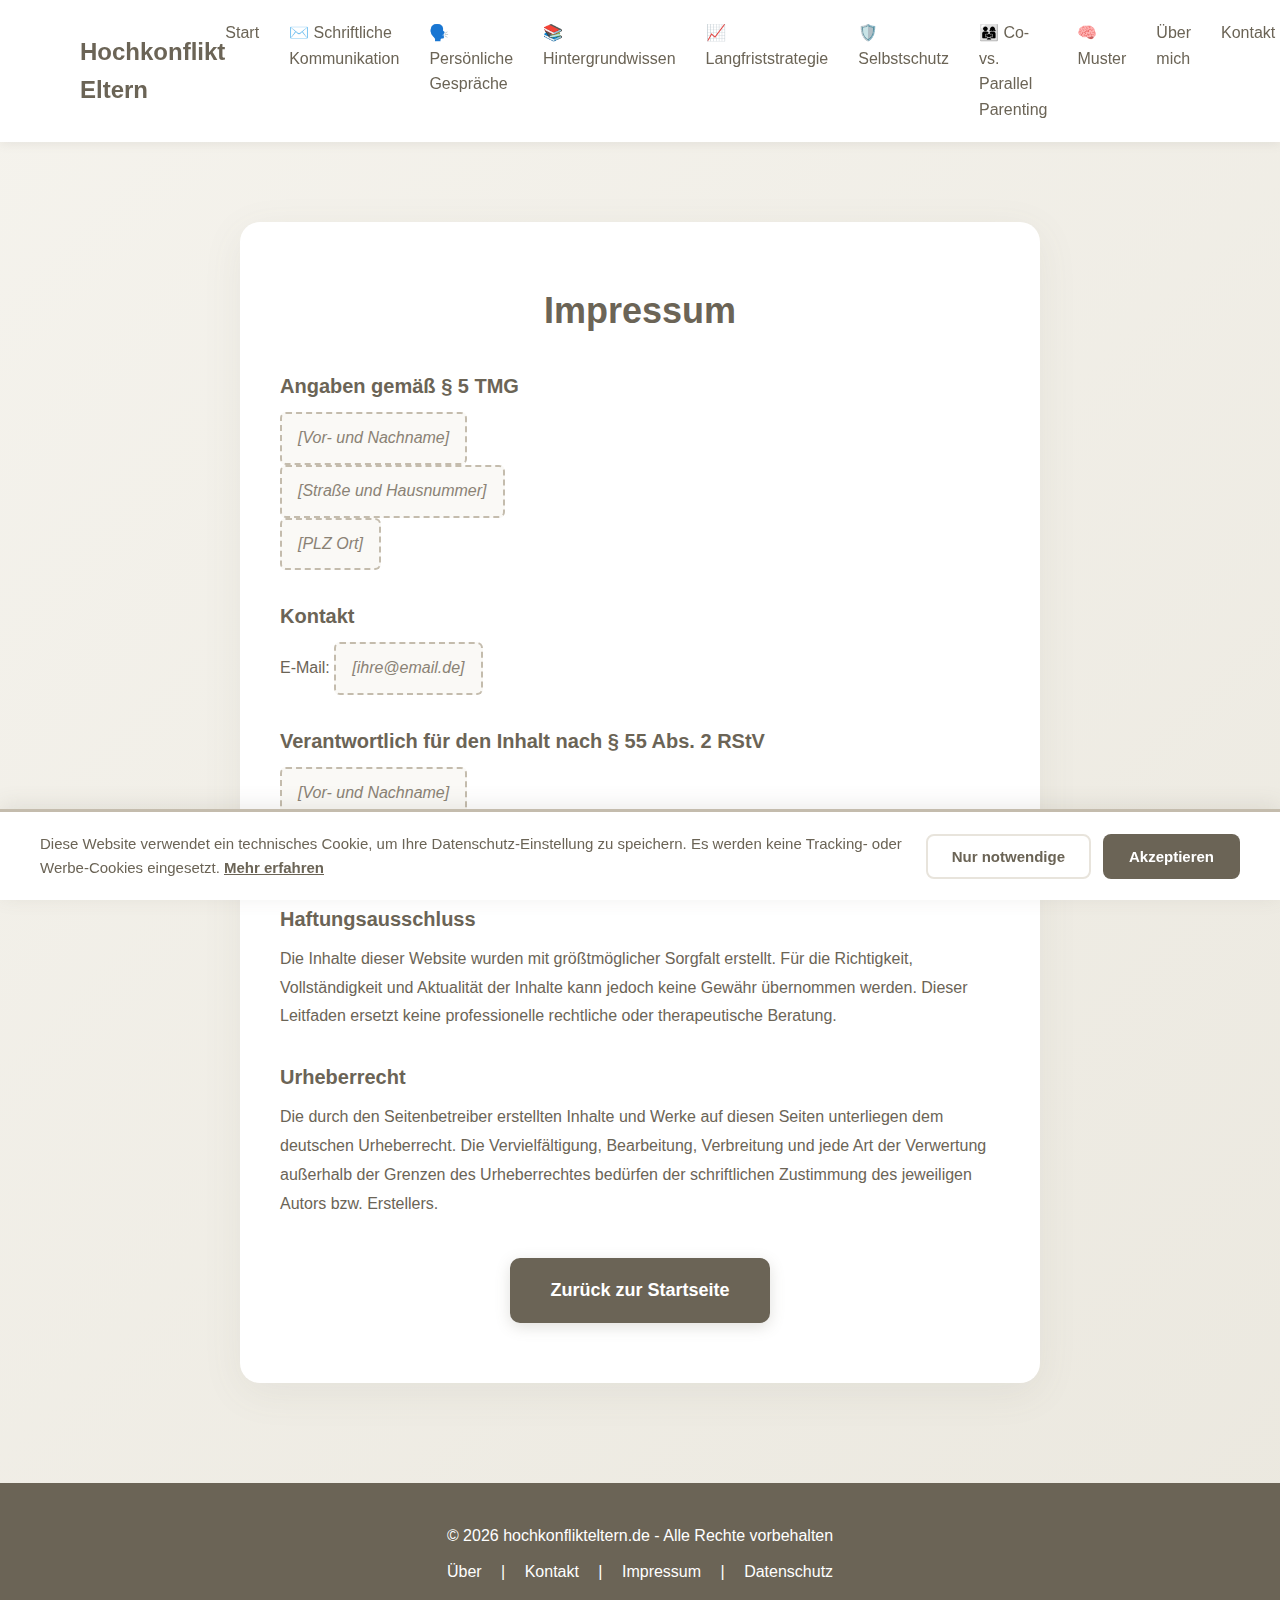
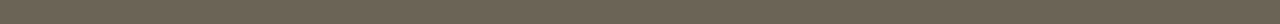
<file: impressum.html>
<!DOCTYPE html>
<html lang="de">
<head>
    <script defer src="https://tracker.hochkonflikteltern.de/script.js" data-website-id="3579d3bd-7cda-4263-9ad2-5c98d70413ba"></script>
    <meta charset="UTF-8">
    <meta name="viewport" content="width=device-width, initial-scale=1.0">
    <meta name="robots" content="noindex, nofollow">
    <title>Impressum | Hochkonflikt Eltern</title>
    <meta name="description" content="Impressum von hochkonflikteltern.de – Angaben gemäß § 5 TMG zum Seitenbetreiber, Kontakt und Haftungsausschluss.">
    <link rel="stylesheet" href="styles.css">
</head>
<body>
    <!-- Navigation -->
    <nav>
        <div class="nav-container">
            <a href="index.html" class="logo">Hochkonflikt Eltern</a>
            <button class="nav-toggle" aria-label="Menü öffnen" aria-expanded="false" onclick="toggleNav(this)">
                <span></span><span></span><span></span>
            </button>
            <ul class="nav-links" id="navLinks">
                <li><a href="index.html">Start</a></li>
                <li><a href="index.html">✉️ Schriftliche Kommunikation</a></li>
                <li><a href="index.html">🗣️ Persönliche Gespräche</a></li>
                <li><a href="index.html">📚 Hintergrundwissen</a></li>
                <li><a href="index.html">📈 Langfriststrategie</a></li>
                <li><a href="index.html">🛡️ Selbstschutz</a></li>
                <li><a href="index.html">👨‍👩‍👧 Co- vs. Parallel Parenting</a></li>
                <li><a href="index.html">🧠 Muster</a></li>
                <li><a href="index.html">Über mich</a></li>
                <li><a href="index.html">Kontakt</a></li>
            </ul>
        </div>
    </nav>

    <div class="page active">
        <div class="legal-section">
            <h2>Impressum</h2>

            <h3>Angaben gemäß § 5 TMG</h3>
            <p>
                <span class="legal-placeholder">[Vor- und Nachname]</span><br>
                <span class="legal-placeholder">[Straße und Hausnummer]</span><br>
                <span class="legal-placeholder">[PLZ Ort]</span>
            </p>

            <h3>Kontakt</h3>
            <p>
                E-Mail: <span class="legal-placeholder">[ihre@email.de]</span>
            </p>

            <h3>Verantwortlich für den Inhalt nach § 55 Abs. 2 RStV</h3>
            <p>
                <span class="legal-placeholder">[Vor- und Nachname]</span><br>
                <span class="legal-placeholder">[Adresse wie oben]</span>
            </p>

            <h3>Haftungsausschluss</h3>
            <p>Die Inhalte dieser Website wurden mit größtmöglicher Sorgfalt erstellt. Für die Richtigkeit, Vollständigkeit und Aktualität der Inhalte kann jedoch keine Gewähr übernommen werden. Dieser Leitfaden ersetzt keine professionelle rechtliche oder therapeutische Beratung.</p>

            <h3>Urheberrecht</h3>
            <p>Die durch den Seitenbetreiber erstellten Inhalte und Werke auf diesen Seiten unterliegen dem deutschen Urheberrecht. Die Vervielfältigung, Bearbeitung, Verbreitung und jede Art der Verwertung außerhalb der Grenzen des Urheberrechtes bedürfen der schriftlichen Zustimmung des jeweiligen Autors bzw. Erstellers.</p>

            <div class="text-center mt-40">
                <a href="index.html" class="cta-button">Zurück zur Startseite</a>
            </div>
        </div>
    </div>

    <!-- Cookie Banner -->
    <div id="cookieBanner" class="cookie-banner hidden">
        <p>
            Diese Website verwendet ein technisches Cookie, um Ihre Datenschutz-Einstellung zu speichern. Es werden keine Tracking- oder Werbe-Cookies eingesetzt.
            <a href="datenschutz.html">Mehr erfahren</a>
        </p>
        <div class="cookie-actions">
            <button class="cookie-btn cookie-btn--decline" onclick="setCookieConsent(false)">Nur notwendige</button>
            <button class="cookie-btn cookie-btn--accept" onclick="setCookieConsent(true)">Akzeptieren</button>
        </div>
    </div>

    <!-- Footer -->
    <footer>
        <p>&copy; 2026 hochkonflikteltern.de - Alle Rechte vorbehalten</p>
        <p class="footer-links">
            <a href="index.html">Über</a> |
            <a href="index.html">Kontakt</a> |
            <a href="impressum.html">Impressum</a> |
            <a href="datenschutz.html">Datenschutz</a>
        </p>
    </footer>

    <script src="script.js"></script>
</body>
</html>
</file>
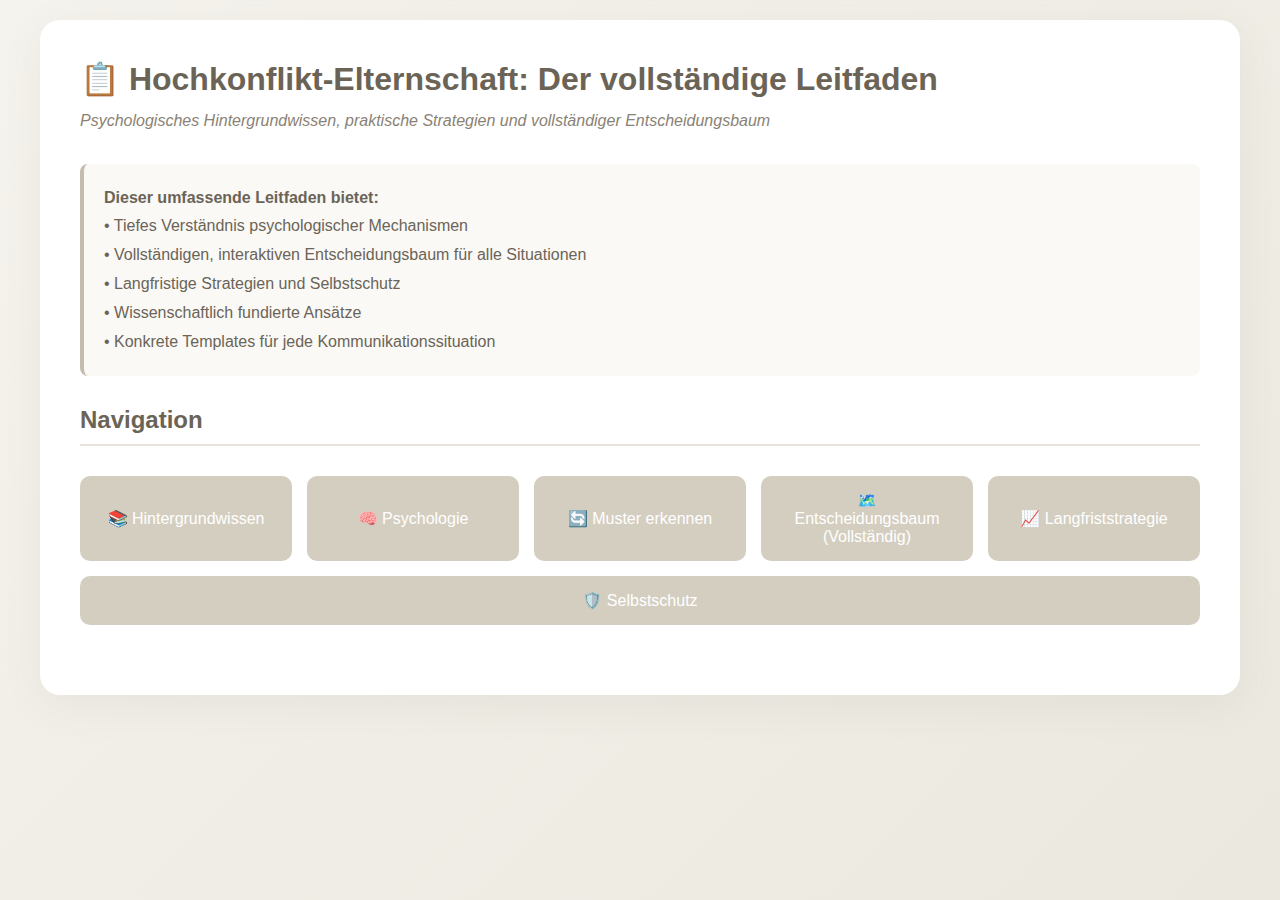
<file: Kommunikationsleitfaden_Ultimate.html>
<!DOCTYPE html>
<html lang="de">
<head>
    <script defer src="https://tracker.hochkonflikteltern.de/script.js" data-website-id="3579d3bd-7cda-4263-9ad2-5c98d70413ba"></script>
    <meta charset="UTF-8">
    <meta name="viewport" content="width=device-width, initial-scale=1.0">
    <title>Hochkonflikt-Elternschaft: Der vollständige Leitfaden</title>
    <style>
        :root {
            --color-primary: #6b6456;
            --color-secondary: #8a8275;
            --color-accent: #c4bcad;
            --color-btn: #d4cec0;
            --color-border: #e8e4dc;
            --color-bg-light: #faf9f6;
            --color-bg-subtle: #fdfcfa;
            --shadow-container: 0 10px 40px rgba(107, 100, 86, 0.08);
            --shadow-node: 0 2px 8px rgba(107, 100, 86, 0.05);
        }

        * { margin: 0; padding: 0; box-sizing: border-box; }
        body {
            font-family: -apple-system, BlinkMacSystemFont, 'Segoe UI', Arial, sans-serif;
            background: linear-gradient(135deg, #f5f3ed 0%, #ebe8df 100%);
            min-height: 100vh;
            padding: 20px;
        }
        .container {
            max-width: 1200px;
            margin: 0 auto;
            background: #ffffff;
            border-radius: 20px;
            padding: 40px;
            box-shadow: var(--shadow-container);
        }
        h1 { color: var(--color-primary); margin-bottom: 10px; font-size: 32px; }
        h2 { color: var(--color-primary); margin: 30px 0 15px 0; font-size: 24px; border-bottom: 2px solid var(--color-border); padding-bottom: 10px; }
        h3 { color: var(--color-primary); margin: 20px 0 10px 0; font-size: 20px; }
        h4 { color: var(--color-secondary); font-size: 18px; margin: 15px 0 10px 0; }
        p { color: var(--color-primary); line-height: 1.8; margin-bottom: 15px; }
        ul { margin: 15px 0 15px 20px; color: var(--color-primary); line-height: 1.8; }
        .subtitle { color: var(--color-secondary); margin-bottom: 30px; font-style: italic; line-height: 1.6; }
        .intro-box { background: var(--color-bg-light); border-left: 4px solid var(--color-accent); padding: 20px; margin-bottom: 30px; border-radius: 8px; color: var(--color-primary); line-height: 1.8; }
        .nav-buttons { display: flex; gap: 15px; flex-wrap: wrap; margin: 30px 0; }
        .nav-button { background: var(--color-btn); color: #ffffff; padding: 15px 25px; border: none; border-radius: 10px; cursor: pointer; font-size: 16px; font-weight: 500; transition: all 0.3s ease; flex: 1; min-width: 200px; }
        .nav-button:hover { background: var(--color-accent); transform: translateY(-2px); box-shadow: 0 4px 12px rgba(196, 188, 173, 0.3); }
        .decision-node { background: var(--color-bg-subtle); border-left: 5px solid var(--color-btn); padding: 25px; margin: 20px 0; border-radius: 10px; box-shadow: var(--shadow-node); }
        .question { font-size: 20px; font-weight: bold; color: var(--color-primary); margin-bottom: 20px; }
        .options { display: flex; flex-direction: column; gap: 12px; }
        .option { background: #ffffff; padding: 18px 24px; border-radius: 8px; cursor: pointer; transition: all 0.3s ease; border: 2px solid var(--color-border); font-size: 16px; display: flex; align-items: center; color: var(--color-primary); }
        .option:hover { border-color: var(--color-accent); transform: translateX(5px); box-shadow: 0 3px 10px rgba(196, 188, 173, 0.15); background: var(--color-bg-light); }
        .option::before { content: '→'; margin-right: 15px; font-weight: bold; color: var(--color-accent); font-size: 20px; }
        .result { background: linear-gradient(135deg, var(--color-btn) 0%, var(--color-accent) 100%); color: #ffffff; padding: 30px; border-radius: 15px; margin: 20px 0; box-shadow: 0 6px 20px rgba(196, 188, 173, 0.2); }
        .result h3 { font-size: 24px; margin-bottom: 15px; display: flex; align-items: center; color: #ffffff; }
        .result h3::before { content: '✓'; margin-right: 12px; background: #ffffff; color: var(--color-accent); width: 32px; height: 32px; border-radius: 50%; display: flex; align-items: center; justify-content: center; font-weight: bold; flex-shrink: 0; }
        .result-content { background: rgba(255, 255, 255, 0.15); padding: 20px; border-radius: 10px; margin-top: 15px; line-height: 1.8; }
        .result-content p { color: #ffffff; }
        .example { background: rgba(255, 255, 255, 0.25); padding: 15px; border-radius: 8px; margin-top: 15px; font-style: italic; border-left: 3px solid #ffffff; color: #ffffff; }
        .example--light { background: rgba(255, 255, 255, 0.3); }
        .warning { background: #fef9f3; border-left: 5px solid #e6d5c3; padding: 20px; border-radius: 8px; margin: 20px 0; color: var(--color-primary); }
        .success { background: #f7f9f4; border-left: 5px solid #c4d4b8; padding: 20px; border-radius: 8px; margin: 20px 0; color: var(--color-primary); }
        .info { background: #f9f8f5; border-left: 5px solid var(--color-btn); padding: 20px; border-radius: 8px; margin: 20px 0; color: var(--color-primary); }
        .back-button { background: var(--color-accent); color: #ffffff; padding: 12px 24px; border: none; border-radius: 8px; cursor: pointer; font-size: 16px; margin-top: 20px; transition: all 0.3s ease; }
        .back-button:hover { background: #b5ad9e; transform: translateY(-2px); }
        .hidden { display: none; }
        .principle-box { background: var(--color-bg-light); border-left: 4px solid var(--color-accent); padding: 15px; margin: 15px 0; border-radius: 8px; }
        .principle-box strong { color: var(--color-primary); }
        .context-note { background: var(--color-bg-subtle); border: 2px dashed var(--color-border); padding: 15px; margin: 20px 0; border-radius: 8px; font-size: 14px; color: var(--color-secondary); }
        .background-section { background: var(--color-bg-subtle); padding: 30px; border-radius: 12px; margin: 30px 0; border: 1px solid var(--color-border); }
        .mechanism-box { background: #ffffff; border: 2px solid var(--color-border); border-radius: 10px; padding: 20px; margin: 15px 0; }
        .research-box { background: #f7f9f4; border-left: 4px solid #c4d4b8; padding: 20px; margin: 20px 0; border-radius: 8px; }
        .mt-20 { margin-top: 20px; }
    </style>
</head>
<body>
    <div class="container">
        <h1>📋 Hochkonflikt-Elternschaft: Der vollständige Leitfaden</h1>
        <p class="subtitle">Psychologisches Hintergrundwissen, praktische Strategien und vollständiger Entscheidungsbaum</p>

        <div class="intro-box">
            <strong>Dieser umfassende Leitfaden bietet:</strong><br>
            • Tiefes Verständnis psychologischer Mechanismen<br>
            • Vollständigen, interaktiven Entscheidungsbaum für alle Situationen<br>
            • Langfristige Strategien und Selbstschutz<br>
            • Wissenschaftlich fundierte Ansätze<br>
            • Konkrete Templates für jede Kommunikationssituation
        </div>

        <div id="main-nav" class="section">
            <h2>Navigation</h2>
            <div class="nav-buttons">
                <button class="nav-button" onclick="showSection('background')">📚 Hintergrundwissen</button>
                <button class="nav-button" onclick="showSection('psychology')">🧠 Psychologie</button>
                <button class="nav-button" onclick="showSection('patterns')">🔄 Muster erkennen</button>
                <button class="nav-button" onclick="showSection('decision-tree')">🗺️ Entscheidungsbaum (Vollständig)</button>
                <button class="nav-button" onclick="showSection('long-term')">📈 Langfriststrategie</button>
                <button class="nav-button" onclick="showSection('self-care')">🛡️ Selbstschutz</button>
            </div>
        </div>

        <!-- BACKGROUND SECTION -->
        <div id="background" class="section hidden">
            <h2>📚 Hintergrundwissen</h2>
            <div class="background-section">
                <h3>Was ist Hochkonflikt-Elternschaft?</h3>
                <p>Hochkonflikt-Elternschaft bezeichnet anhaltende, intensive Konflikte zwischen getrennt lebenden Eltern, die trotz Regelungen fortbestehen und alle Beteiligten belasten.</p>
                <div class="mechanism-box">
                    <h4>Merkmale:</h4>
                    <ul>
                        <li>Andauernde Streitigkeiten trotz Vereinbarungen</li>
                        <li>Häufige Gerichtsverfahren</li>
                        <li>Schwierige Alltagsabsprachen</li>
                        <li>Kinder werden einbezogen</li>
                        <li>Vergangenes wird wiederholt aufgewärmt</li>
                    </ul>
                </div>
            </div>
            <button class="back-button" onclick="showSection('main-nav')">← Zurück</button>
        </div>

        <!-- PSYCHOLOGY SECTION -->
        <div id="psychology" class="section hidden">
            <h2>🧠 Psychologische Mechanismen</h2>
            <div class="mechanism-box">
                <h4>1. Projektion</h4>
                <p>Eigene inakzeptable Verhaltensweisen werden dem anderen zugeschrieben.</p>
                <p><strong>Beispiel:</strong> Wer selbst Termine nicht einhält, wirft Ihnen Unzuverlässigkeit vor.</p>
            </div>
            <div class="mechanism-box">
                <h4>2. DARVO</h4>
                <p>Deny (Leugnen) → Attack (Angreifen) → Reverse (Täter-Opfer-Umkehr)</p>
            </div>
            <div class="mechanism-box">
                <h4>3. Gaslighting</h4>
                <p>Systematisches Anzweifeln Ihrer Wahrnehmung und Ihres Gedächtnisses.</p>
            </div>
            <button class="back-button" onclick="showSection('main-nav')">← Zurück</button>
        </div>

        <!-- PATTERNS SECTION -->
        <div id="patterns" class="section hidden">
            <h2>🔄 Typische Muster erkennen</h2>
            <div class="mechanism-box">
                <h4>Themen-Eskalation</h4>
                <p>Einfache Fragen werden zu großen Konflikten.</p>
            </div>
            <div class="mechanism-box">
                <h4>Verantwortungsverschiebung</h4>
                <p>Probleme sind immer Schuld des anderen.</p>
            </div>
            <button class="back-button" onclick="showSection('main-nav')">← Zurück</button>
        </div>

        <!-- COMPLETE DECISION TREE -->
        <div id="decision-tree" class="section hidden">
            <h2>🗺️ Vollständiger Entscheidungsbaum</h2>

            <div id="dt-start" class="decision-node">
                <div class="question">Was ist Ihre aktuelle Situation?</div>
                <div class="options">
                    <div class="option" onclick="showNode('dt-received')">Ich habe eine Nachricht erhalten</div>
                    <div class="option" onclick="showNode('dt-send')">Ich muss etwas mitteilen</div>
                    <div class="option" onclick="showNode('dt-violation')">Verstoß gegen Vereinbarungen</div>
                    <div class="option" onclick="showNode('dt-emergency')">Notfall / Dringend</div>
                </div>
            </div>

            <!-- PATH 1: Received Message -->
            <div id="dt-received" class="decision-node hidden">
                <div class="question">Welche Art von Nachricht haben Sie erhalten?</div>
                <div class="options">
                    <div class="option" onclick="showNode('dt-attack')">Angriff / Vorwurf / Schuldzuweisung</div>
                    <div class="option" onclick="showNode('dt-info')">Sachliche Information</div>
                    <div class="option" onclick="showNode('dt-question')">Frage oder Diskussion</div>
                    <div class="option" onclick="showNode('dt-change')">Änderungsanfrage</div>
                </div>
                <button class="back-button" onclick="showNode('dt-start')">← Zurück</button>
            </div>

            <div id="dt-attack" class="result hidden">
                <h3>EMPFEHLUNG: In 90% der Fälle nicht antworten</h3>
                <div class="result-content">
                    <p><strong>Grundregel:</strong> Vorwürfe und Angriffe benötigen keine Antwort.</p>
                    <div class="principle-box">
                        <strong>Warum nicht?</strong><br>
                        • Jede Verteidigung verstärkt den Konflikt<br>
                        • Sie geraten in reaktive Position<br>
                        • Emotionale Trigger werden aktiviert<br>
                        • Schweigen signalisiert Souveränität
                    </div>
                    <p><strong>Nur antworten wenn:</strong> Ein faktisch falscher Sachverhalt dokumentarisch korrigiert werden muss.</p>
                    <div class="example">
                        "Zur Klarstellung: [Ein Fakt in einem Satz].<br><br>Mit freundlichen Grüßen"
                    </div>
                    <div class="warning">
                        <strong>⚠️ NIEMALS:</strong><br>
                        • Rechtfertigungen<br>
                        • Emotionale Aussagen<br>
                        • Gegenvorwürfe<br>
                        • Lange Erklärungen
                    </div>
                </div>
                <button class="back-button" onclick="showNode('dt-received')">← Zurück</button>
            </div>

            <div id="dt-info" class="result hidden">
                <h3>EMPFEHLUNG: Kurze Bestätigung</h3>
                <div class="result-content">
                    <div class="example">
                        "Vielen Dank für die Information.<br>
                        [Optional: Gute Besserung / Zur Kenntnis]<br><br>
                        Mit freundlichen Grüßen"
                    </div>
                    <div class="principle-box">
                        <strong>Drei-Satz-Maximum</strong><br>
                        Keine Ratschläge. Keine Nachfragen. Keine Kritik.
                    </div>
                    <div class="info">
                        <strong>Timing:</strong> 24-48h Antwortzeit zeigt Verlässlichkeit ohne Dringlichkeit.
                    </div>
                </div>
                <button class="back-button" onclick="showNode('dt-received')">← Zurück</button>
            </div>

            <div id="dt-question" class="result hidden">
                <h3>ENTSCHEIDUNG: Sachfrage oder Diskussionsköder?</h3>
                <div class="result-content">
                    <p><strong>Echte Sachfrage:</strong> Konkrete Details, Termine, Informationen</p>
                    <div class="success">→ Kurz beantworten (max. 3 Sätze)</div>

                    <p class="mt-20"><strong>Diskussionsversuch:</strong> "Warum...", "Findest Du nicht..."</p>
                    <div class="warning">→ NICHT beantworten. Das ist ein Köder.</div>

                    <div class="example example--light">
                        <strong>Sachfrage:</strong> "Wann bringst Du [Kind] zurück?"<br>
                        <strong>Antwort:</strong> "Um 17 Uhr laut Vereinbarung. MfG"<br><br>
                        <strong>Köder:</strong> "Warum bestehst Du auf diesen Zeiten?"<br>
                        <strong>Antwort:</strong> Keine.
                    </div>
                </div>
                <button class="back-button" onclick="showNode('dt-received')">← Zurück</button>
            </div>

            <div id="dt-change" class="result hidden">
                <h3>EMPFEHLUNG: Verweis auf offizielle Stellen</h3>
                <div class="result-content">
                    <div class="principle-box">
                        <strong>Keine Verhandlungen per Nachricht.</strong><br>
                        Alle Änderungen über Erziehungsberatung oder Gericht.
                    </div>
                    <div class="example">
                        "Änderungen der Vereinbarung besprechen wir bei [Beratungsstelle / Termin].<br><br>MfG"
                    </div>
                    <p class="mt-20"><strong>Bei einmaligen Ausnahmen:</strong></p>
                    <div class="example">
                        "Für diese Ausnahme: [Ja/Nein mit kurzem Grund].<br>
                        Für strukturelle Änderungen: Termin bei [Stelle].<br><br>MfG"
                    </div>
                </div>
                <button class="back-button" onclick="showNode('dt-received')">← Zurück</button>
            </div>

            <!-- PATH 2: Need to Send -->
            <div id="dt-send" class="decision-node hidden">
                <div class="question">Was müssen Sie mitteilen?</div>
                <div class="options">
                    <div class="option" onclick="showNode('dt-appointment')">Termin / Organisatorisches</div>
                    <div class="option" onclick="showNode('dt-request-info')">Ich benötige Information</div>
                    <div class="option" onclick="showNode('dt-request-docs')">Ich benötige Dokumente</div>
                    <div class="option" onclick="showNode('dt-clarify')">Sachverhalt klarstellen</div>
                </div>
                <button class="back-button" onclick="showNode('dt-start')">← Zurück</button>
            </div>

            <div id="dt-appointment" class="result hidden">
                <h3>TEMPLATE: Sachliche Mitteilung</h3>
                <div class="result-content">
                    <div class="example">
                        "Am [Datum] um [Uhrzeit] findet [Termin] statt.<br><br>Mit freundlichen Grüßen"
                    </div>
                    <div class="principle-box">
                        <strong>Keine Fragen einbauen:</strong><br>
                        ❌ "Passt Dir das?"<br>
                        ❌ "Könntest Du...?"<br>
                        ✓ Einfach mitteilen. Punkt.
                    </div>
                    <div class="info">
                        <strong>Vorlaufzeit:</strong><br>
                        • Routine: 7 Tage<br>
                        • Arzt: 2-3 Tage<br>
                        • Notfall: Sofort
                    </div>
                </div>
                <button class="back-button" onclick="showNode('dt-send')">← Zurück</button>
            </div>

            <div id="dt-request-info" class="result hidden">
                <h3>TEMPLATE: Information anfordern</h3>
                <div class="result-content">
                    <div class="example">
                        "Ich benötige [konkrete Information] für [Zweck].<br>
                        Laut [Sorgerecht/Vereinbarung] habe ich Anspruch darauf.<br><br>
                        Bitte bis [Datum].<br><br>
                        Mit freundlichen Grüßen"
                    </div>
                    <div class="principle-box">
                        <strong>Drei Elemente:</strong><br>
                        1. Was Sie benötigen<br>
                        2. Rechtliche Grundlage<br>
                        3. Klare Frist
                    </div>
                    <div class="warning">
                        <strong>Falls keine Antwort:</strong><br>
                        Keine Erinnerung. Keine zweite Anfrage.<br>
                        → Direkt zur Quelle (Schule, Arzt, Jugendamt)
                    </div>
                </div>
                <button class="back-button" onclick="showNode('dt-send')">← Zurück</button>
            </div>

            <div id="dt-request-docs" class="result hidden">
                <h3>TEMPLATE: Dokumente anfordern</h3>
                <div class="result-content">
                    <div class="example">
                        "Laut [Vereinbarung] sind [Dokumente] bei Umgangsterminen mitzugeben.<br><br>
                        Bitte stellen Sie sicher dass diese beim nächsten Termin dabei sind.<br><br>
                        MfG"
                    </div>
                    <div class="info">
                        <strong>Bei wiederholtem Fehlen:</strong><br>
                        Nach 2-3 Wochen → Dokumente selbst beschaffen
                    </div>
                    <div class="success">
                        Kosten dokumentieren und ggf. beim Jugendamt/Gericht vorlegen
                    </div>
                </div>
                <button class="back-button" onclick="showNode('dt-send')">← Zurück</button>
            </div>

            <div id="dt-clarify" class="result hidden">
                <h3>TEMPLATE: Sachliche Richtigstellung</h3>
                <div class="result-content">
                    <div class="example">
                        "Zur Klarstellung: [Ein Fakt in einem Satz].<br><br>Mit freundlichen Grüßen"
                    </div>
                    <div class="principle-box">
                        <strong>Ein Fakt. Ein Satz. Fertig.</strong><br>
                        Keine Begründungen, keine Emotionen.
                    </div>
                    <div class="warning">
                        Nur klarstellen wenn dokumentarisch relevant für Jugendamt/Gericht.
                    </div>
                </div>
                <button class="back-button" onclick="showNode('dt-send')">← Zurück</button>
            </div>

            <!-- PATH 3: Violations -->
            <div id="dt-violation" class="decision-node hidden">
                <div class="question">Welche Art von Verstoß?</div>
                <div class="options">
                    <div class="option" onclick="showNode('dt-viol-access')">Umgangsverweigerung</div>
                    <div class="option" onclick="showNode('dt-viol-docs')">Dokumente nicht mitgegeben</div>
                    <div class="option" onclick="showNode('dt-viol-info')">Information verweigert</div>
                    <div class="option" onclick="showNode('dt-viol-decision')">Entscheidung ohne Absprache</div>
                </div>
                <button class="back-button" onclick="showNode('dt-start')">← Zurück</button>
            </div>

            <div id="dt-viol-access" class="result hidden">
                <h3>VORGEHEN: Dokumentieren &amp; Eskalieren</h3>
                <div class="result-content">
                    <p><strong>Schritt 1: An den anderen Elternteil (einmalig):</strong></p>
                    <div class="example">
                        "Am [Datum] war laut [Vereinbarung] meine Umgangszeit. Der Umgang hat nicht stattgefunden.<br><br>
                        Bitte halten Sie sich an die Vereinbarung.<br><br>MfG"
                    </div>
                    <p class="mt-20"><strong>Schritt 2: An Jugendamt:</strong></p>
                    <div class="example">
                        "Sehr geehrte Damen und Herren,<br><br>
                        ich dokumentiere: Am [Datum] war laut Punkt [X] meine Umgangszeit. [Kurze Sachdarstellung].<br><br>
                        Bitte um Dokumentation.<br><br>MfG"
                    </div>
                    <p class="mt-20"><strong>Schritt 3: Bei Wiederholung:</strong></p>
                    <div class="warning">
                        → Ordnungsmittelantrag beim Familiengericht (§89 FamFG)<br>
                        → Rechtsberatung einholen
                    </div>
                </div>
                <button class="back-button" onclick="showNode('dt-violation')">← Zurück</button>
            </div>

            <div id="dt-viol-docs" class="result hidden">
                <h3>VORGEHEN: Auffordern, warten, selbst handeln</h3>
                <div class="result-content">
                    <div class="example">
                        "Laut [Vereinbarung] sind [Dokumente] mitzugeben. Bitte beim nächsten Termin dabei haben. MfG"
                    </div>
                    <p class="mt-20"><strong>Nach 2 Wochen ohne Besserung:</strong></p>
                    <div class="success">
                        1. Dokumente selbst beschaffen<br>
                        2. Kurze Info: "Dokumente waren erneut nicht dabei. Ich habe Ersatz beantragt."<br>
                        3. Kosten und Zeitaufwand dokumentieren
                    </div>
                </div>
                <button class="back-button" onclick="showNode('dt-violation')">← Zurück</button>
            </div>

            <div id="dt-viol-info" class="result hidden">
                <h3>VORGEHEN: Direkt zur Quelle</h3>
                <div class="result-content">
                    <div class="example">
                        "Ich benötige [Information]. Als Sorgeberechtigter habe ich Anspruch darauf. Bitte bis [Datum]. MfG"
                    </div>
                    <p class="mt-20"><strong>Falls keine Antwort:</strong></p>
                    <div class="success">
                        Keine zweite Anfrage.<br>
                        → Direkt zur Quelle: Schule, Arzt, Klinik<br>
                        → Jugendamt informieren
                    </div>
                </div>
                <button class="back-button" onclick="showNode('dt-violation')">← Zurück</button>
            </div>

            <div id="dt-viol-decision" class="result hidden">
                <h3>VORGEHEN: Nach Gewicht unterscheiden</h3>
                <div class="result-content">
                    <p><strong>Wichtige Entscheidungen (Gesundheit, Schule, Wohnort):</strong></p>
                    <div class="warning">
                        → Schriftlicher Widerspruch<br>
                        → Dokumentation Jugendamt<br>
                        → Bei Blockade: §1628 BGB Antrag
                    </div>
                    <p class="mt-20"><strong>Alltägliche Entscheidungen (Kleidung, Hobbys):</strong></p>
                    <div class="success">
                        → Nicht eingreifen<br>
                        → Fokus auf wichtige Themen
                    </div>
                </div>
                <button class="back-button" onclick="showNode('dt-violation')">← Zurück</button>
            </div>

            <!-- PATH 4: Emergency -->
            <div id="dt-emergency" class="result hidden">
                <h3>NOTFALL-KOMMUNIKATION</h3>
                <div class="result-content">
                    <div class="warning">
                        <strong>Sofort und direkt informieren:</strong><br><br>
                        "[Kind] [Situation]. Ich bin/war [Ort]. [Status]. Weitere Info folgt."
                    </div>
                    <div class="principle-box">
                        <strong>Reihenfolge:</strong><br>
                        1. Handeln (Notruf, Krankenhaus)<br>
                        2. Informieren (Fakten)<br>
                        3. Dokumentieren (später)<br>
                        4. Diskussion (viel später oder nie)
                    </div>
                </div>
                <button class="back-button" onclick="showNode('dt-start')">← Zurück</button>
            </div>

            <button class="back-button" onclick="showSection('main-nav')">← Zurück zur Hauptnavigation</button>
        </div>

        <!-- LONG-TERM SECTION -->
        <div id="long-term" class="section hidden">
            <h2>📈 Langfristige Strategie</h2>
            <div class="mechanism-box">
                <h4>Phase 1: Akut-Konflikt (0-12 Monate)</h4>
                <p>Hohe Emotionalität, instabile Regelungen.</p>
                <p><strong>Fokus:</strong> Selbstschutz, klare Regelungen, Dokumentation beginnen.</p>
            </div>
            <div class="mechanism-box">
                <h4>Phase 2: Chronifizierung (1-3 Jahre)</h4>
                <p>Muster stabilisieren sich.</p>
                <p><strong>Fokus:</strong> Konsistente Strategie, Kinder stärken, eigene Lebensqualität.</p>
            </div>
            <div class="research-box">
                <strong>5-Jahres-Perspektive:</strong> Fragen Sie sich: "Wird das in 5 Jahren wichtig sein?"
            </div>
            <button class="back-button" onclick="showSection('main-nav')">← Zurück</button>
        </div>

        <!-- SELF-CARE SECTION -->
        <div id="self-care" class="section hidden">
            <h2>🛡️ Selbstschutz</h2>
            <div class="mechanism-box">
                <h4>1. Emotionale Grenzen setzen</h4>
                <ul>
                    <li>Feste Zeiten für Kommunikation</li>
                    <li>48h-Regel für Antworten</li>
                    <li>Gedankenstopp-Technik</li>
                </ul>
            </div>
            <div class="mechanism-box">
                <h4>2. Unterstützungssystem nutzen</h4>
                <ul>
                    <li>Eigene Therapie</li>
                    <li>Hochkonflikt-geschulte Berater</li>
                    <li>Selbsthilfegruppen</li>
                </ul>
            </div>
            <div class="warning">
                <strong>⚠️ Warnsignale:</strong> Schlafstörungen, sozialer Rückzug, Erschöpfung → Professionelle Hilfe holen!
            </div>
            <button class="back-button" onclick="showSection('main-nav')">← Zurück</button>
        </div>

    </div>

    <script>
        function showSection(sectionId) {
            document.querySelectorAll('.section').forEach(el => el.classList.add('hidden'));
            const target = document.getElementById(sectionId);
            if (target) {
                target.classList.remove('hidden');
                window.scrollTo({ top: 0, behavior: 'smooth' });
            }
        }

        function showNode(nodeId) {
            document.querySelectorAll('#decision-tree .decision-node, #decision-tree .result').forEach(n => {
                n.classList.add('hidden');
            });
            const target = document.getElementById(nodeId);
            if (target) {
                target.classList.remove('hidden');
                window.scrollTo({ top: 0, behavior: 'smooth' });
            }
        }

        window.onload = () => showSection('main-nav');
    </script>
</body>
</html>
</file>
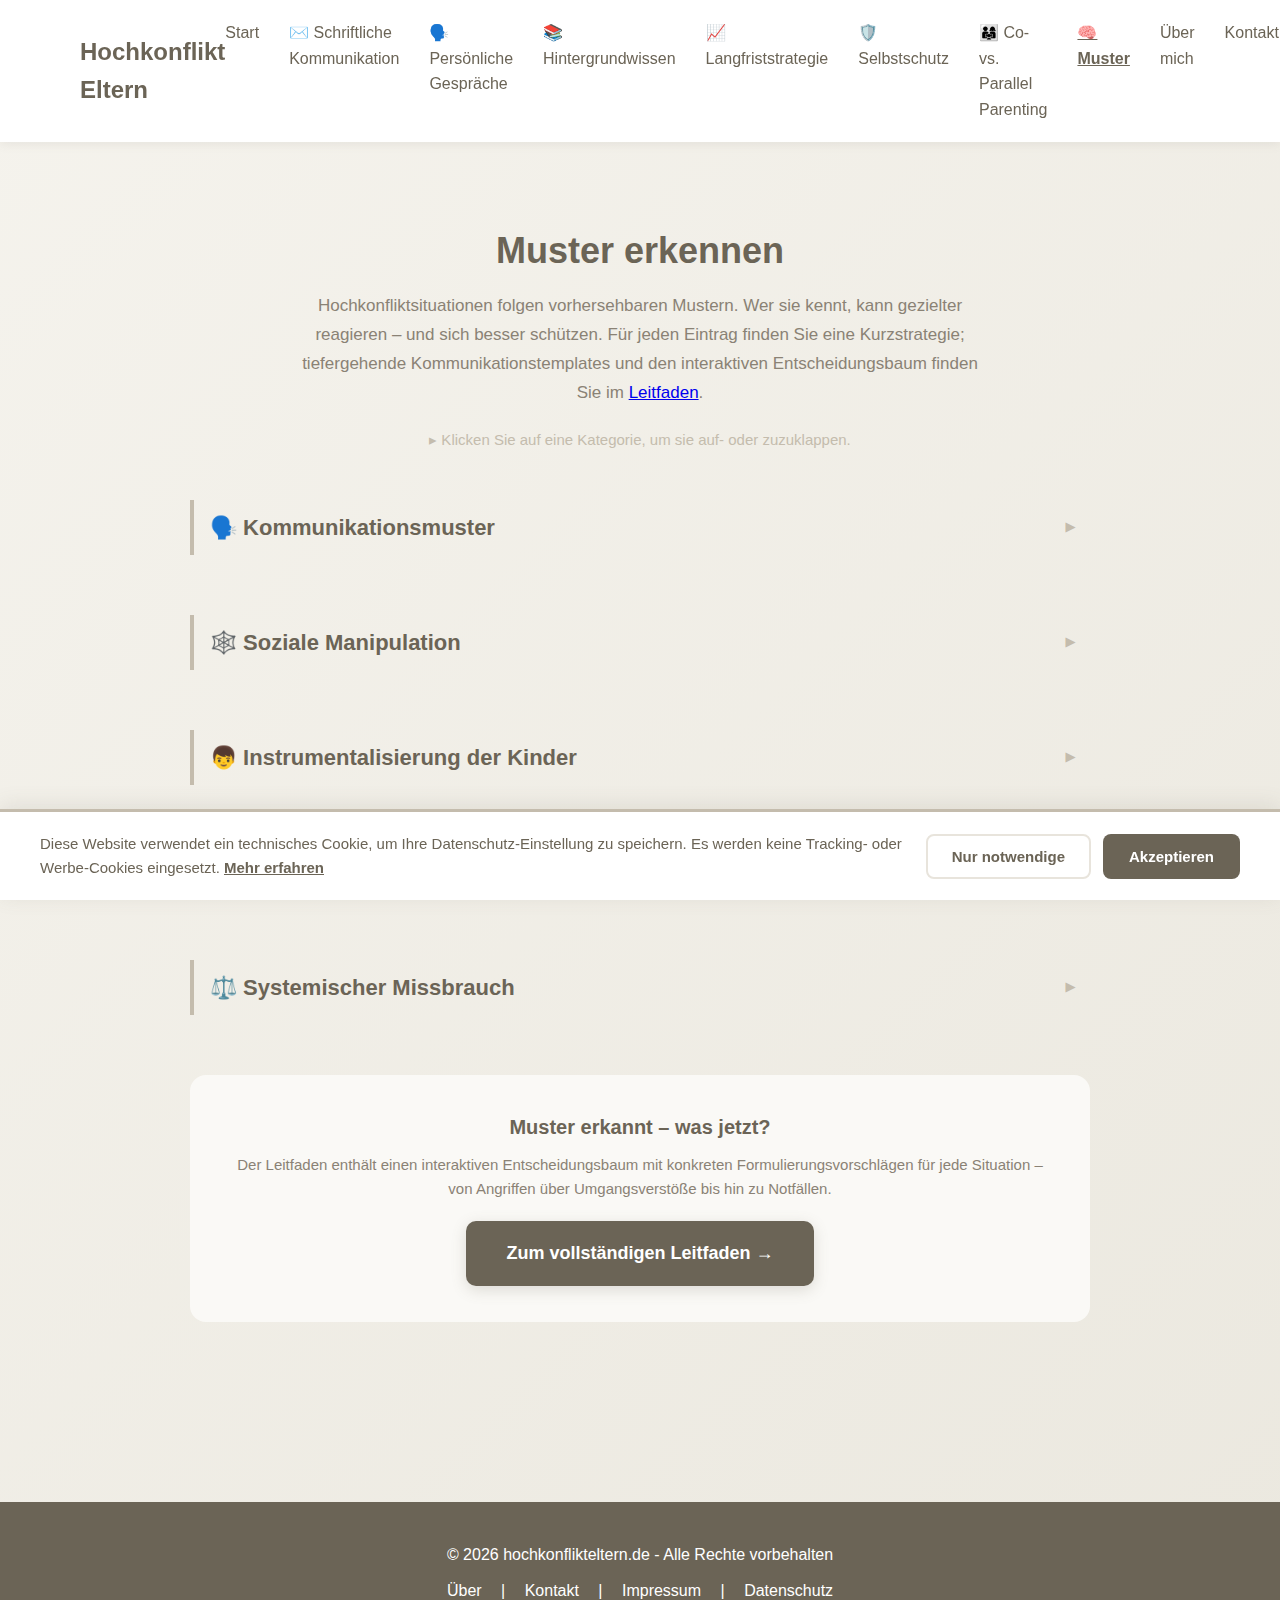
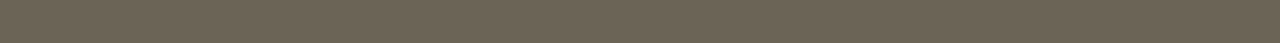
<file: patterns.html>
<!DOCTYPE html>
<html lang="de">
<head>
    <script defer src="https://tracker.hochkonflikteltern.de/script.js" data-website-id="3579d3bd-7cda-4263-9ad2-5c98d70413ba"></script>
    <meta charset="UTF-8">
    <meta name="viewport" content="width=device-width, initial-scale=1.0">
    <title>Hochkonflikt-Muster erkennen | Hochkonflikt Eltern</title>
    <meta name="description" content="25+ dokumentierte Hochkonflikt-Muster – von DARVO und Gaslighting bis Alienation und systemischem Missbrauch, jeweils mit konkreter Gegenstrategie.">
    <link rel="stylesheet" href="styles.css">
</head>
<body>
    <!-- Navigation -->
    <nav>
        <div class="nav-container">
            <a href="index.html" class="logo">Hochkonflikt Eltern</a>
            <button class="nav-toggle" aria-label="Menü öffnen" aria-expanded="false" onclick="toggleNav(this)">
                <span></span><span></span><span></span>
            </button>
            <ul class="nav-links" id="navLinks">
                <li><a href="index.html">Start</a></li>
                <li><a href="index.html">✉️ Schriftliche Kommunikation</a></li>
                <li><a href="index.html">🗣️ Persönliche Gespräche</a></li>
                <li><a href="index.html">📚 Hintergrundwissen</a></li>
                <li><a href="index.html">📈 Langfriststrategie</a></li>
                <li><a href="index.html">🛡️ Selbstschutz</a></li>
                <li><a href="index.html">👨‍👩‍👧 Co- vs. Parallel Parenting</a></li>
                <li><a href="patterns.html" class="active">🧠 Muster</a></li>
                <li><a href="about.html">Über mich</a></li>
                <li><a href="contact.html">Kontakt</a></li>
            </ul>
        </div>
    </nav>

    <div class="page active">
        <div class="patterns-wrapper">
            <h1>Muster erkennen</h1>
            <p class="patterns-intro">Hochkonfliktsituationen folgen vorhersehbaren Mustern. Wer sie kennt, kann gezielter reagieren – und sich besser schützen. Für jeden Eintrag finden Sie eine Kurzstrategie; tiefergehende Kommunikationstemplates und den interaktiven Entscheidungsbaum finden Sie im <a href="index.html">Leitfaden</a>.</p>

            <p class="patterns-hint">▸ Klicken Sie auf eine Kategorie, um sie auf- oder zuzuklappen.</p>

            <!-- ── 1. Kommunikation ───────────────────────── -->
            <details class="pattern-category">
                <summary class="pattern-category-title">🗣️ Kommunikationsmuster</summary>
                <div class="pattern-grid">

                    <div class="pattern-card">
                        <div class="pattern-name">DARVO</div>
                        <p class="pattern-desc">Deny – Attack – Reverse Victim and Offender. Auf eine berechtigte Kritik wird erst geleugnet, dann der Angreifer attackiert, und schließlich die Opferrolle umgekehrt: „Du bist das Problem, nicht ich."</p>
                        <div class="pattern-counter">
                            <h4>Gegenstrategie</h4>
                            <ul>
                                <li>Beim ursprünglichen Sachverhalt bleiben, nicht auf den Gegenangriff eingehen.</li>
                                <li>Eigene Aussagen und Reaktionen dokumentieren (Datum, Uhrzeit, Wortlaut).</li>
                                <li>Kurze Antwort: „Ich bleibe bei meiner Aussage vom [Datum]."</li>
                            </ul>
                        </div>
                    </div>

                    <div class="pattern-card">
                        <div class="pattern-name">Gaslighting</div>
                        <p class="pattern-desc">Systematisches Anzweifeln der eigenen Wahrnehmung. „Das habe ich nie gesagt.", „Du übertreibst.", „Du bist zu empfindlich." – bis die Realität des anderen echte Unsicherheit erzeugt.</p>
                        <div class="pattern-counter">
                            <h4>Gegenstrategie</h4>
                            <ul>
                                <li>Eigene Wahrnehmungen zeitnah schriftlich festhalten (Tagebuch, Notiz-App).</li>
                                <li>Vertrauenspersonen als externe Realitätsprüfung nutzen.</li>
                                <li>Nicht versuchen, die andere Person zu überzeugen – Energie sparen.</li>
                            </ul>
                        </div>
                    </div>

                    <div class="pattern-card">
                        <div class="pattern-name">Projektion</div>
                        <p class="pattern-desc">Eigene Verhaltensweisen oder Absichten werden dem anderen zugeschrieben: „Du manipulierst die Kinder!" – während genau das selbst getan wird.</p>
                        <div class="pattern-counter">
                            <h4>Gegenstrategie</h4>
                            <ul>
                                <li>Kurz quittieren ohne zuzustimmen: „Ich sehe das anders."</li>
                                <li>Keine lange Diskussion – Projektion lässt sich selten rational auflösen.</li>
                                <li>Eigenes Verhalten konsequent dokumentieren als Gegenbeweis.</li>
                            </ul>
                        </div>
                    </div>

                    <div class="pattern-card">
                        <div class="pattern-name">JADE-Falle</div>
                        <p class="pattern-desc">Justify – Argue – Defend – Explain. Je mehr man sich erklärt und rechtfertigt, desto mehr Angriffsfläche bietet man. Erklärungen werden als Schuldgeständnis oder Schwäche interpretiert.</p>
                        <div class="pattern-counter">
                            <h4>Gegenstrategie</h4>
                            <ul>
                                <li>Kurze, neutrale Antworten – „Nein." ist ein vollständiger Satz.</li>
                                <li>Graue-Fels-Methode: uninteressant, unaufgeregt, unbeeindruckt reagieren.</li>
                                <li>Keine Begründungen für eigene Entscheidungen liefern.</li>
                            </ul>
                        </div>
                    </div>

                    <div class="pattern-card">
                        <div class="pattern-name">Moving the Goalposts</div>
                        <p class="pattern-desc">Sobald eine Forderung erfüllt ist, taucht die nächste auf. Vereinbarungen werden nachträglich anders ausgelegt oder neue Bedingungen gestellt – es gibt nie einen „guten Abschluss".</p>
                        <div class="pattern-counter">
                            <h4>Gegenstrategie</h4>
                            <ul>
                                <li>Alle Absprachen schriftlich fixieren (E-Mail, Co-Parenting-App).</li>
                                <li>Bei Änderungswunsch auf das Originaldokument verweisen: „Unsere Vereinbarung vom [Datum] lautet …"</li>
                                <li>Keine mündlichen Nachverhandlungen – nur schriftlich.</li>
                            </ul>
                        </div>
                    </div>

                    <div class="pattern-card">
                        <div class="pattern-name">Word Salad</div>
                        <p class="pattern-desc">Verwirrende, widersprüchliche oder ausschweifende Nachrichten ohne klaren Inhalt. Ziel ist emotionale Erschöpfung und das Provozieren einer unüberlegten Reaktion.</p>
                        <div class="pattern-counter">
                            <h4>Gegenstrategie</h4>
                            <ul>
                                <li>Nur auf konkrete, eindeutige Fragen und Forderungen antworten.</li>
                                <li>Den Rest der Nachricht ignorieren – er muss nicht kommentiert werden.</li>
                                <li>Nachrichten gesammelt lesen, nicht sofort reagieren.</li>
                            </ul>
                        </div>
                    </div>

                    <div class="pattern-card">
                        <div class="pattern-name">Silent Treatment / Stonewalling</div>
                        <p class="pattern-desc">Totale Kommunikationsverweigerung als Machtmittel – strategisch, nicht weil man nichts zu sagen hätte. Ziel: den anderen zu Zugeständnissen zu zwingen oder ihn zu destabilisieren.</p>
                        <div class="pattern-counter">
                            <h4>Gegenstrategie</h4>
                            <ul>
                                <li>Wichtige Informationen schriftlich senden – damit sie zugestellt und dokumentiert sind.</li>
                                <li>Nicht eskalieren, um eine Reaktion zu erzwingen.</li>
                                <li>Im Streitfall: „Nachricht gesendet am [Datum], keine Antwort erhalten."</li>
                            </ul>
                        </div>
                    </div>

                    <div class="pattern-card">
                        <div class="pattern-name">Themen-Eskalation</div>
                        <p class="pattern-desc">Eine sachliche Nachricht zu Thema A wird beantwortet mit Vorwürfen zu Thema B, C und D. Der ursprüngliche Sachverhalt geht im Chaos unter – ein häufiges Muster in Hochkonflikten.</p>
                        <div class="pattern-counter">
                            <h4>Gegenstrategie</h4>
                            <ul>
                                <li>Beim eigenen Thema bleiben: „Ich beantworte diesen Punkt. Zu anderen Themen bitte eine separate Nachricht."</li>
                                <li>Scope creep aktiv begrenzen, nicht mitschwingen.</li>
                                <li>Nebenpunkte unkommentiert lassen.</li>
                            </ul>
                        </div>
                    </div>

                    <div class="pattern-card">
                        <div class="pattern-name">Verantwortungsverschiebung</div>
                        <p class="pattern-desc">Eigene Handlungen oder Versäumnisse werden systematisch dem anderen angelastet. Nie ist man selbst schuld – immer ist die Reaktion des anderen der eigentliche Auslöser.</p>
                        <div class="pattern-counter">
                            <h4>Gegenstrategie</h4>
                            <ul>
                                <li>Nicht in die Defensive gehen oder Schuld anerkennen.</li>
                                <li>Sachlich das eigene Handeln dokumentieren: „Ich habe [X] getan, das ist schriftlich belegt."</li>
                                <li>Keine gemeinsame Ursachenforschung – das führt selten irgendwohin.</li>
                            </ul>
                        </div>
                    </div>

                    <div class="pattern-card">
                        <div class="pattern-name">Future Faking</div>
                        <p class="pattern-desc">Versprechen, die nie eingehalten werden – Urlaube, Absprachen, Übergabezeiten. Kurzfristig beruhigend, langfristig erschöpfend. Kinder sind häufig die eigentlichen Leidtragenden.</p>
                        <div class="pattern-counter">
                            <h4>Gegenstrategie</h4>
                            <ul>
                                <li>Keine Planung mehr auf Basis von Versprechen – erst handeln wenn Zusagen schriftlich sind.</li>
                                <li>Kinder vor Enttäuschungen schützen: Erwartungen bewusst niedrig halten.</li>
                                <li>Nichteinhaltung ruhig dokumentieren ohne Vorwurf.</li>
                            </ul>
                        </div>
                    </div>

                </div>
            </details>

            <!-- ── 2. Soziale Manipulation ────────────────── -->
            <details class="pattern-category">
                <summary class="pattern-category-title">🕸️ Soziale Manipulation</summary>
                <div class="pattern-grid">

                    <div class="pattern-card">
                        <div class="pattern-name">Hub and Spoke</div>
                        <p class="pattern-desc">Der Hochkonflikt-Elternteil positioniert sich als unverzichtbares Zentrum: Schule, Arzt, Behörden, Großeltern – alle sollen nur über ihn kommunizieren. Der andere Elternteil wird aktiv aus allen Kanälen ausgeschlossen und wirkt dadurch passiv oder desinteressiert.</p>
                        <div class="pattern-counter">
                            <h4>Gegenstrategie</h4>
                            <ul>
                                <li>Direkt und schriftlich bei Schule, Arzt etc. als gleichberechtigter Elternteil einfordern (§ 1627 BGB: Auskunftsrecht für beide Eltern).</li>
                                <li>Institutionen erklären dass gemeinsames Sorgerecht besteht.</li>
                                <li>Schriftlich bestätigen lassen, dass man in den Verteiler aufgenommen wurde.</li>
                            </ul>
                        </div>
                    </div>

                    <div class="pattern-card">
                        <div class="pattern-name">Flying Monkeys</div>
                        <p class="pattern-desc">Dritte werden rekrutiert, um Druck auszuüben, Informationen zu sammeln oder Botschaften zu überbringen – oft ohne dass diese merken, dass sie instrumentalisiert werden.</p>
                        <div class="pattern-counter">
                            <h4>Gegenstrategie</h4>
                            <ul>
                                <li>Dritten gegenüber freundlich, aber zurückhaltend mit Informationen bleiben.</li>
                                <li>Den „Boten" nicht als Feind behandeln – er ist oft selbst manipuliert.</li>
                                <li>Sachverhalte direkt klären, nicht über Dritte.</li>
                            </ul>
                        </div>
                    </div>

                    <div class="pattern-card">
                        <div class="pattern-name">Smear Campaign</div>
                        <p class="pattern-desc">Systematisches Verbreiten negativer Narrative über den anderen Elternteil – im Freundeskreis, bei der Schule, beim Jugendamt, bei Ärzten. Ziel: soziale Isolation und Vertrauensverlust.</p>
                        <div class="pattern-counter">
                            <h4>Gegenstrategie</h4>
                            <ul>
                                <li>Nicht öffentlich kontern – das verstärkt den Konflikt und bestätigt das Narrativ.</li>
                                <li>Wichtige Institutionen (Schule, Arzt) direkt und sachlich informieren.</li>
                                <li>Das eigene Handeln konsistent halten – es spricht langfristig für sich.</li>
                            </ul>
                        </div>
                    </div>

                    <div class="pattern-card">
                        <div class="pattern-name">Triangulation</div>
                        <p class="pattern-desc">Kommunikation läuft über Dritte statt direkt – über das Kind, neue Partner, Anwälte, Großeltern. Informationen werden dabei gefiltert, verzögert oder verändert weitergegeben.</p>
                        <div class="pattern-counter">
                            <h4>Gegenstrategie</h4>
                            <ul>
                                <li>Direkten schriftlichen Kommunikationsweg bestehen.</li>
                                <li>„Bitte sprechen Sie mich direkt an, nicht über [Person]."</li>
                                <li>Kind konsequent aus der Kommunikationsrolle herausnehmen.</li>
                            </ul>
                        </div>
                    </div>

                    <div class="pattern-card">
                        <div class="pattern-name">Hoovering</div>
                        <p class="pattern-desc">Plötzlich positives, kooperatives oder sogar freundliches Verhalten – nach einer Eskalationsphase. Ziel: Verwirrung stiften, Hoffnung wecken, die andere Person zur Senkung der Schutzmaßnahmen bringen.</p>
                        <div class="pattern-counter">
                            <h4>Gegenstrategie</h4>
                            <ul>
                                <li>Positive Phasen als Teil des Musters erkennen, nicht als echte Veränderung werten.</li>
                                <li>Trotzdem sachlich und neutral bleiben – weder kälter noch wärmer reagieren.</li>
                                <li>Schutzmaßnahmen (Dokumentation, schriftliche Kommunikation) beibehalten.</li>
                            </ul>
                        </div>
                    </div>

                </div>
            </details>

            <!-- ── 3. Kinder ──────────────────────────────── -->
            <details class="pattern-category">
                <summary class="pattern-category-title">👦 Instrumentalisierung der Kinder</summary>
                <div class="pattern-grid">

                    <div class="pattern-card">
                        <div class="pattern-name">Alienation</div>
                        <p class="pattern-desc">Aktives Untergraben der Beziehung des Kindes zum anderen Elternteil – durch negative Kommentare, Lügen, Einschränkung von Kontakt oder das Erzeugen von Angst und Ablehnung.</p>
                        <div class="pattern-counter">
                            <h4>Gegenstrategie</h4>
                            <ul>
                                <li>Eigene Beziehung durch Verlässlichkeit und Konstanz stärken – Versprechen halten.</li>
                                <li>Nie schlecht über den anderen Elternteil reden, auch wenn provoziert.</li>
                                <li>Spezifische Aussagen des Kindes dokumentieren, die auf Beeinflussung hindeuten.</li>
                            </ul>
                        </div>
                    </div>

                    <div class="pattern-card">
                        <div class="pattern-name">Parentifizierung</div>
                        <p class="pattern-desc">Kinder werden in Erwachsenenrollen gedrängt – als emotionale Stütze, Vertraute oder Informationsquelle. Sie tragen Verantwortung, die nicht ihrer Entwicklungsstufe entspricht.</p>
                        <div class="pattern-counter">
                            <h4>Gegenstrategie</h4>
                            <ul>
                                <li>Klar und regelmäßig: „Das ist nichts, worüber du dir Sorgen machen musst – das ist Erwachsenensache."</li>
                                <li>Dem Kind die Kindrolle aktiv zurückgeben.</li>
                                <li>Bei Auffälligkeiten Schulpsychologen oder Kinderpsychotherapeuten einbeziehen.</li>
                            </ul>
                        </div>
                    </div>

                    <div class="pattern-card">
                        <div class="pattern-name">Kinder als Boten &amp; Informanten</div>
                        <p class="pattern-desc">Das Kind muss Nachrichten, Forderungen oder Dokumente überbringen – oder wird befragt, was beim anderen Elternteil passiert. Beides erzeugt massiven Loyalitätsdruck.</p>
                        <div class="pattern-counter">
                            <h4>Gegenstrategie</h4>
                            <ul>
                                <li>„Das ist nichts für dich. Ich spreche das direkt mit Mama/Papa."</li>
                                <li>Kind entlasten: „Du musst das nicht wissen und auch nicht weitersagen."</li>
                                <li>Eigene Kommunikation konsequent direkt führen.</li>
                            </ul>
                        </div>
                    </div>

                    <div class="pattern-card">
                        <div class="pattern-name">Loyalitätskonflikte erzwingen</div>
                        <p class="pattern-desc">Situationen werden bewusst so gestaltet, dass das Kind sich zwischen den Elternteilen entscheiden muss. Das Kind leidet darunter unabhängig davon, wie es sich entscheidet.</p>
                        <div class="pattern-counter">
                            <h4>Gegenstrategie</h4>
                            <ul>
                                <li>Dem Kind explizit erlauben, beide Elternteile zu lieben.</li>
                                <li>Klare Botschaft: „Ich möchte nicht, dass du dich entscheiden musst."</li>
                                <li>Nie negative Aussagen über den anderen im Beisein des Kindes.</li>
                            </ul>
                        </div>
                    </div>

                </div>
            </details>

            <!-- ── 4. Eskalation ─────────────────────────── -->
            <details class="pattern-category">
                <summary class="pattern-category-title">⚡ Eskalationsmuster</summary>
                <div class="pattern-grid">

                    <div class="pattern-card">
                        <div class="pattern-name">Intermittent Reinforcement</div>
                        <p class="pattern-desc">Abwechslung zwischen harten Strafen und unerwarteten positiven Momenten. Dieses Wechselbad schafft emotionale Abhängigkeit – dasselbe psychologische Prinzip wie bei Glücksspielen.</p>
                        <div class="pattern-counter">
                            <h4>Gegenstrategie</h4>
                            <ul>
                                <li>Das Muster als Muster erkennen und benennen – für sich selbst.</li>
                                <li>Auf positive Phasen nicht überschwänglich reagieren, auf negative nicht zusammenbrechen.</li>
                                <li>Konstanz in der eigenen Haltung als Gegengewicht.</li>
                            </ul>
                        </div>
                    </div>

                    <div class="pattern-card">
                        <div class="pattern-name">Emotional Flooding</div>
                        <p class="pattern-desc">Überwältigende Mengen an Nachrichten, Anrufen, Vorwürfen in kurzer Zeit. Ziel: den anderen zu überfordern, eine unüberlegte Reaktion zu provozieren oder einfach zu erschöpfen.</p>
                        <div class="pattern-counter">
                            <h4>Gegenstrategie</h4>
                            <ul>
                                <li>24-Stunden-Regel: nicht sofort antworten.</li>
                                <li>Nachrichten gesammelt lesen, nicht einzeln – das reduziert die emotionale Wirkung.</li>
                                <li>Feste Kommunikationszeiten einführen (z.B. nur per E-Mail, einmal täglich).</li>
                            </ul>
                        </div>
                    </div>

                    <div class="pattern-card">
                        <div class="pattern-name">Mikromanagement-Angriffe</div>
                        <p class="pattern-desc">Jede Kleinigkeit wird zum Konfliktthema: Kleidung, Ernährung, Schlafenszeit, Hausaufgaben. Nichts ist gut genug. Ziel ist nicht Verbesserung, sondern dauerhafte Kontrolle und Beschäftigung.</p>
                        <div class="pattern-counter">
                            <h4>Gegenstrategie</h4>
                            <ul>
                                <li>Graue-Fels-Methode: kurze, neutrale Antworten ohne Emotionen.</li>
                                <li>Bei klarer Rechtslage einfach umsetzen ohne Diskussion.</li>
                                <li>Keine langen Begründungen für Alltagsentscheidungen liefern.</li>
                            </ul>
                        </div>
                    </div>

                    <div class="pattern-card">
                        <div class="pattern-name">Eskalation vor besonderen Ereignissen</div>
                        <p class="pattern-desc">Gezielte Konflikte kurz vor Weihnachten, Geburtstagen, Schulanfang oder Urlaub. Das Muster ist selten zufällig – besondere Momente sollen vergiftet oder sabotiert werden.</p>
                        <div class="pattern-counter">
                            <h4>Gegenstrategie</h4>
                            <ul>
                                <li>Muster im Kalender markieren – wann eskaliert es erfahrungsgemäß?</li>
                                <li>Wichtige Absprachen 2–3 Wochen vorher schriftlich fixieren.</li>
                                <li>In Hochphasen besondere Gelassenheit einplanen und Erwartungen anpassen.</li>
                            </ul>
                        </div>
                    </div>

                </div>
            </details>

            <!-- ── 5. Systemischer Missbrauch ─────────────── -->
            <details class="pattern-category">
                <summary class="pattern-category-title">⚖️ Systemischer Missbrauch</summary>
                <div class="pattern-grid">

                    <div class="pattern-card">
                        <div class="pattern-name">Weaponizing the Legal System</div>
                        <p class="pattern-desc">Übermäßige Anträge, ASD-Meldungen, Strafanzeigen und Klagen als Zermürbungsstrategie. Nicht das Recht, sondern der Prozess selbst ist die Waffe – Zeit, Geld und Nerven sollen erschöpft werden.</p>
                        <div class="pattern-counter">
                            <h4>Gegenstrategie</h4>
                            <ul>
                                <li>Alle Meldungen und Anträge chronologisch dokumentieren.</li>
                                <li>Anwalt über die Häufung informieren – kann als Schikane (§ 240 StGB) gewertet werden.</li>
                                <li>Ruhe bewahren: viele dieser Anträge verlaufen ohne Konsequenz.</li>
                            </ul>
                        </div>
                    </div>

                    <div class="pattern-card">
                        <div class="pattern-name">Falsche Anschuldigungen</div>
                        <p class="pattern-desc">Gezielte Falschaussagen bei Gericht, Jugendamt oder Polizei. Oft ohne jede Grundlage, aber wirkungsvoll – Behörden müssen jede Meldung ernst nehmen.</p>
                        <div class="pattern-counter">
                            <h4>Gegenstrategie</h4>
                            <ul>
                                <li>Sofort und sachlich reagieren – Schweigen kann als Bestätigung interpretiert werden.</li>
                                <li>Eigene Dokumentation als Gegenbeweis bereithalten (Fotos, Nachrichten, Zeugen).</li>
                                <li>Anwalt sofort informieren.</li>
                            </ul>
                        </div>
                    </div>

                    <div class="pattern-card">
                        <div class="pattern-name">Document Flooding</div>
                        <p class="pattern-desc">Flut an E-Mails, Briefen und Anträgen, die unbeantwortbar viel Zeit und Energie kosten. Jede Antwort zieht weitere nach sich – ein endloser Kreislauf.</p>
                        <div class="pattern-counter">
                            <h4>Gegenstrategie</h4>
                            <ul>
                                <li>Feste wöchentliche Zeit für Kommunikation reservieren, nicht on-demand reagieren.</li>
                                <li>Themen kategorisieren: was ist wirklich relevant – und was nicht?</li>
                                <li>Anwalt kann bei Gericht auf querulatorisches Verhalten hinweisen.</li>
                            </ul>
                        </div>
                    </div>

                    <div class="pattern-card">
                        <div class="pattern-name">Finanzielle Kriegsführung</div>
                        <p class="pattern-desc">Unterhalt wird verzögert oder verweigert, übermäßige Anwaltskosten werden als Druckmittel eingesetzt, Konten gesperrt oder Vermögen versteckt.</p>
                        <div class="pattern-counter">
                            <h4>Gegenstrategie</h4>
                            <ul>
                                <li>Alle Zahlungsausfälle mit Datum und Betrag dokumentieren.</li>
                                <li>Unterhaltsvorschuss beim Jugendamt beantragen.</li>
                                <li>Bei anhaltender Verweigerung: gerichtliche Vollstreckung über das Familiengericht.</li>
                            </ul>
                        </div>
                    </div>

                </div>
            </details>

            <!-- CTA zum Leitfaden -->
            <div class="patterns-guide-cta">
                <h3>Muster erkannt – was jetzt?</h3>
                <p>Der Leitfaden enthält einen interaktiven Entscheidungsbaum mit konkreten Formulierungsvorschlägen für jede Situation – von Angriffen über Umgangsverstöße bis hin zu Notfällen.</p>
                <a href="index.html" class="cta-button">Zum vollständigen Leitfaden →</a>
            </div>

        </div>
    </div>

    <!-- Cookie Banner -->
    <div id="cookieBanner" class="cookie-banner hidden">
        <p>
            Diese Website verwendet ein technisches Cookie, um Ihre Datenschutz-Einstellung zu speichern. Es werden keine Tracking- oder Werbe-Cookies eingesetzt.
            <a href="datenschutz.html">Mehr erfahren</a>
        </p>
        <div class="cookie-actions">
            <button class="cookie-btn cookie-btn--decline" onclick="setCookieConsent(false)">Nur notwendige</button>
            <button class="cookie-btn cookie-btn--accept" onclick="setCookieConsent(true)">Akzeptieren</button>
        </div>
    </div>

    <!-- Footer -->
    <footer>
        <p>&copy; 2026 hochkonflikteltern.de - Alle Rechte vorbehalten</p>
        <p class="footer-links">
            <a href="about.html">Über</a> |
            <a href="contact.html">Kontakt</a> |
            <a href="impressum.html">Impressum</a> |
            <a href="datenschutz.html">Datenschutz</a>
        </p>
    </footer>

    <script src="script.js"></script>
</body>
</html>
</file>
<file: styles.css>
/* ============================================================
   styles.css – Hochkonflikt Eltern
   Gemeinsames Stylesheet für index.html
   ============================================================ */

:root {
    --color-primary:   #6b6456;
    --color-secondary: #8a8275;
    --color-accent:    #c4bcad;   /* dekorativ (Rahmen, Highlights) */
    --color-btn:       #6b6456;   /* Button-Hintergrund – lesbar mit weißer Schrift */
    --color-btn-hover: #5a5347;
    --color-border:    #e8e4dc;
    --color-bg-light:  #faf9f6;
    --color-bg-subtle: #fdfcfa;
    --shadow-card:    0 4px 15px rgba(107,100,86,.08);
    --shadow-section: 0 10px 40px rgba(107,100,86,.08);
}

* { margin: 0; padding: 0; box-sizing: border-box; }

body {
    font-family: -apple-system, BlinkMacSystemFont, 'Segoe UI', Arial, sans-serif;
    background: linear-gradient(135deg, #f5f3ed 0%, #ebe8df 100%);
    color: var(--color-primary);
    line-height: 1.6;
}

/* ── Navigation ───────────────────────────────────────── */
nav {
    background: #ffffff;
    box-shadow: 0 2px 10px rgba(107,100,86,.1);
    position: sticky;
    top: 0;
    z-index: 100;
}
.nav-container {
    max-width: 1200px;
    margin: 0 auto;
    display: flex;
    justify-content: space-between;
    align-items: center;
    padding: 20px 40px;
}
.logo {
    font-size: 24px;
    font-weight: bold;
    color: var(--color-primary);
    text-decoration: none;
}
.nav-links {
    display: flex;
    gap: 30px;
    list-style: none;
}
.nav-links a {
    color: var(--color-primary);
    text-decoration: none;
    font-weight: 500;
    transition: color 0.3s;
}
.nav-links a:hover { color: var(--color-primary); text-decoration: underline; }
.nav-links a.active { color: var(--color-primary); font-weight: 700; text-decoration: underline; }

/* ── Dropdown ─────────────────────────────────────────── */
.nav-dropdown { position: relative; }
.nav-dropdown > a::after { content: ' ▾'; font-size: 11px; vertical-align: middle; }
.nav-links .nav-dropdown > .nav-dropdown-menu {
    display: none;
    position: absolute;
    top: calc(100% + 10px);
    left: 50%;
    transform: translateX(-50%);
    background: #ffffff;
    border: 1px solid var(--color-border);
    border-radius: 10px;
    box-shadow: 0 8px 24px rgba(107,100,86,.14);
    min-width: 230px;
    z-index: 200;
    padding: 8px 0;
    list-style: none;
}
.nav-links .nav-dropdown:hover > .nav-dropdown-menu { display: block; }
.nav-dropdown-menu li a {
    display: block;
    padding: 10px 18px;
    color: var(--color-primary);
    text-decoration: none;
    font-size: 14px;
    font-weight: 400;
    white-space: nowrap;
    transition: background 0.15s;
}
.nav-dropdown-menu li a:hover { background: var(--color-bg-light); text-decoration: none; }
.nav-dropdown-menu li + li { border-top: 1px solid var(--color-border); }
@media (max-width: 768px) {
    .nav-dropdown > a::after { display: none; }
    .nav-links .nav-dropdown > .nav-dropdown-menu {
        display: block;
        position: static;
        transform: none;
        box-shadow: none;
        border: none;
        border-left: 2px solid var(--color-border);
        border-radius: 0;
        padding: 0 0 0 12px;
        min-width: 0;
    }
    .nav-dropdown-menu li a {
        padding: 10px 0;
        border-bottom: 1px solid var(--color-border);
        font-size: 15px;
    }
    .nav-dropdown-menu li + li { border-top: none; }
}

/* ── Hamburger ────────────────────────────────────────── */
.nav-toggle {
    display: none;
    flex-direction: column;
    gap: 5px;
    background: none;
    border: none;
    cursor: pointer;
    padding: 4px;
}
.nav-toggle span {
    display: block;
    width: 24px;
    height: 2px;
    background: var(--color-primary);
    border-radius: 2px;
    transition: all 0.3s;
}
.nav-toggle[aria-expanded="true"] span:nth-child(1) { transform: translateY(7px) rotate(45deg); }
.nav-toggle[aria-expanded="true"] span:nth-child(2) { opacity: 0; }
.nav-toggle[aria-expanded="true"] span:nth-child(3) { transform: translateY(-7px) rotate(-45deg); }

/* ── Buttons ──────────────────────────────────────────── */
.cta-button {
    display: inline-block;
    background: var(--color-btn);
    color: #ffffff;
    padding: 18px 40px;
    border-radius: 10px;
    text-decoration: none;
    font-size: 18px;
    font-weight: 600;
    transition: all 0.3s;
    box-shadow: 0 4px 15px rgba(107,100,86,.2);
    cursor: pointer;
    border: none;
}
.cta-button:hover {
    background: var(--color-btn-hover);
    transform: translateY(-2px);
    box-shadow: 0 6px 20px rgba(107,100,86,.3);
}
.cta-button--secondary { background: var(--color-secondary); }
.cta-button--secondary:hover { background: #6f6860; }
.cta-mt  { margin-top: 40px; }
.cta-mx  { margin: 10px; }

/* ── Hero ─────────────────────────────────────────────── */
.hero {
    max-width: 1200px;
    margin: 60px auto;
    padding: 80px 40px;
    text-align: center;
}
.hero h1 {
    font-size: 48px;
    color: var(--color-primary);
    margin-bottom: 20px;
    line-height: 1.2;
}
.hero .subtitle {
    font-size: 24px;
    color: var(--color-secondary);
    margin-bottom: 40px;
    font-weight: 300;
}
.hero p {
    font-size: 18px;
    color: var(--color-secondary);
    max-width: 700px;
    margin: 0 auto 40px;
}
.hero--secondary { margin-top: 60px; }
.hero--secondary h2 { font-size: 32px; margin-bottom: 30px; }
.checklist { text-align: left; max-width: 700px; margin: 0 auto; }
.checklist p { margin-bottom: 15px; }

/* ── Feature Cards ────────────────────────────────────── */
.features {
    max-width: 1200px;
    margin: 80px auto;
    padding: 0 40px;
}
.features h2 {
    text-align: center;
    font-size: 36px;
    color: var(--color-primary);
    margin-bottom: 60px;
}
.feature-grid {
    display: grid;
    grid-template-columns: repeat(auto-fit, minmax(300px, 1fr));
    gap: 40px;
}
.feature-card {
    background: #ffffff;
    padding: 40px;
    border-radius: 15px;
    box-shadow: var(--shadow-card);
    transition: transform 0.3s;
    cursor: pointer;
}
.feature-card:hover { transform: translateY(-5px); }
.feature-icon { font-size: 48px; margin-bottom: 20px; }
.feature-card h3 { font-size: 22px; color: var(--color-primary); margin-bottom: 15px; }
.feature-card p  { color: var(--color-secondary); line-height: 1.8; }

.feature-card--child {
    grid-column: 1 / -1;
    background: var(--color-btn);
    color: #ffffff;
    text-align: center;
    cursor: default;
}
.feature-card--child:hover { transform: none; }
.feature-card--child .feature-icon { font-size: 56px; margin-bottom: 16px; }
.feature-card--child h3 { font-size: 26px; color: #ffffff; margin-bottom: 16px; }
.feature-card--child p  { color: rgba(255,255,255,.88); font-size: 17px; line-height: 1.75; margin: 0 auto; max-width: 680px; }

/* ── About Section ────────────────────────────────────── */
.about-section {
    max-width: 800px;
    margin: 80px auto;
    padding: 60px 40px;
    background: #ffffff;
    border-radius: 20px;
    box-shadow: var(--shadow-section);
}
.about-section h2 { font-size: 36px; color: var(--color-primary); margin-bottom: 20px; text-align: center; }
.about-photo-wrap { text-align: center; margin-bottom: 32px; }
.about-photo { width: 160px; height: 160px; border-radius: 50%; object-fit: cover; border: 4px solid var(--color-accent); box-shadow: 0 4px 20px rgba(0,0,0,.12); }
.about-section p  { font-size: 18px; color: var(--color-primary); line-height: 1.8; margin-bottom: 20px; }
.about-section .highlight {
    background: var(--color-bg-light);
    border-left: 4px solid var(--color-accent);
    padding: 20px;
    margin: 30px 0;
    border-radius: 8px;
}
.about-section .highlight h3 { margin-bottom: 15px; color: var(--color-primary); }
.about-section ul { margin-left: 20px; margin-bottom: 20px; }
.text-center { text-align: center; }
.mt-40 { margin-top: 40px; }

/* ── Guide Page ───────────────────────────────────────── */
.guide-wrapper {
    max-width: 1200px;
    margin: 40px auto;
    padding: 40px;
}
.guide-wrapper h1 { text-align: center; color: var(--color-primary); margin-bottom: 20px; }
.guide-wrapper > p { text-align: center; color: var(--color-secondary); margin-bottom: 40px; font-size: 18px; }
#guide-overview > p { text-align: center; color: var(--color-secondary); margin-bottom: 40px; font-size: 18px; }
.guide-downloads { text-align: center; margin-bottom: 40px; }
.guide-section { margin-top: 60px; }

/* Guide: Einstiegskarten */
.guide-entry-cards {
    display: grid;
    grid-template-columns: 1fr 1fr;
    gap: 30px;
    max-width: 860px;
    margin: 0 auto 40px;
}
@media (max-width: 650px) { .guide-entry-cards { grid-template-columns: 1fr; } }

.guide-entry-card {
    background: #ffffff;
    border-radius: 16px;
    padding: 40px 30px;
    text-align: center;
    box-shadow: var(--shadow-section);
    cursor: pointer;
    transition: transform 0.25s, box-shadow 0.25s;
    border: 2px solid transparent;
}
.guide-entry-card:hover {
    transform: translateY(-4px);
    box-shadow: 0 14px 40px rgba(107,100,86,.14);
    border-color: var(--color-accent);
}
.guide-entry-icon { font-size: 52px; margin-bottom: 16px; }
.guide-entry-card h2 { font-size: 22px; color: var(--color-primary); margin-bottom: 12px; }
.guide-entry-card p  { color: var(--color-secondary); font-size: 15px; line-height: 1.6; }

/* Guide: Zusatzthemen-Links */
.guide-topics {
    display: flex;
    gap: 16px;
    flex-wrap: wrap;
    justify-content: center;
    margin-bottom: 60px;
}
.guide-topic-link {
    padding: 10px 22px;
    border-radius: 30px;
    border: 2px solid var(--color-accent);
    color: var(--color-primary);
    font-size: 15px;
    font-weight: 600;
    cursor: pointer;
    transition: all .2s;
    background: #fff;
    text-decoration: none;
}
.guide-topic-link:hover {
    background: var(--color-btn);
    border-color: var(--color-btn);
    color: #fff;
}

/* Guide: Unter-Abschnitte */
.guide-sub-section { display: none; }
.guide-sub-section.active { display: block; }
.guide-sub-header {
    display: flex;
    align-items: center;
    gap: 14px;
    margin-bottom: 30px;
}
.guide-back-btn {
    background: none;
    border: 2px solid var(--color-border);
    border-radius: 8px;
    padding: 8px 18px;
    color: var(--color-primary);
    font-size: 15px;
    font-weight: 600;
    cursor: pointer;
    transition: all .2s;
}
.guide-back-btn:hover { border-color: var(--color-btn); background: var(--color-btn); color: #fff; }
.guide-sub-section h2 { font-size: 28px; color: var(--color-primary); }

/* ── BIFF Box ─────────────────────────────────────────── */
.biff-box { background: #fff; border: 2px solid var(--color-accent); border-radius: 14px; padding: 28px 32px; margin-bottom: 36px; }
.biff-title { font-size: 18px; font-weight: 700; color: var(--color-primary); margin-bottom: 12px; }
.biff-box > p { color: var(--color-secondary); margin-bottom: 20px; font-size: 15px; line-height: 1.6; }
.biff-grid { display: grid; grid-template-columns: 1fr 1fr; gap: 12px; margin-bottom: 16px; }
@media (max-width: 600px) { .biff-grid { grid-template-columns: 1fr; } }
.biff-item { background: var(--color-bg-light); border-radius: 8px; padding: 12px 16px; font-size: 15px; color: var(--color-primary); line-height: 1.5; }
.biff-letter { font-size: 22px; font-weight: 800; color: var(--color-accent); margin-right: 2px; }
.biff-label { font-weight: 700; margin-right: 6px; }
.biff-note { font-size: 14px; color: var(--color-secondary); font-style: italic; margin: 0; }

/* ── Decision Tree ────────────────────────────────────── */
.decision-node {
    background: var(--color-bg-subtle);
    border-left: 5px solid var(--color-btn);
    padding: 28px;
    margin: 20px 0;
    border-radius: 12px;
    box-shadow: var(--shadow-card);
}
.dt-question {
    font-size: 20px;
    font-weight: bold;
    color: var(--color-primary);
    margin-bottom: 20px;
}
.dt-options { display: flex; flex-direction: column; gap: 12px; }
.dt-option {
    background: #ffffff;
    padding: 18px 24px;
    border-radius: 10px;
    cursor: pointer;
    transition: all 0.2s;
    border: 2px solid var(--color-border);
    font-size: 16px;
    display: flex;
    align-items: center;
    color: var(--color-primary);
    line-height: 1.4;
}
.dt-option:hover {
    border-color: var(--color-btn);
    transform: translateX(4px);
    box-shadow: 0 3px 10px rgba(107,100,86,.12);
    background: var(--color-bg-light);
}
.dt-option::before {
    content: '→';
    margin-right: 14px;
    font-weight: bold;
    color: var(--color-btn);
    font-size: 20px;
    flex-shrink: 0;
}
.dt-result {
    background: var(--color-btn);
    color: #ffffff;
    padding: 30px;
    border-radius: 15px;
    margin: 20px 0;
    box-shadow: 0 6px 20px rgba(107,100,86,.2);
}
.dt-result h3 {
    font-size: 22px;
    margin-bottom: 14px;
    color: #ffffff;
    display: flex;
    align-items: center;
    gap: 10px;
}
.dt-result-content {
    background: rgba(255,255,255,.15);
    padding: 20px;
    border-radius: 10px;
    margin-top: 14px;
    line-height: 1.8;
}
.dt-result-content p { color: #ffffff; margin-bottom: 12px; }
.dt-example {
    background: rgba(255,255,255,.25);
    padding: 16px 18px;
    border-radius: 8px;
    margin-top: 12px;
    font-style: italic;
    border-left: 3px solid #ffffff;
    color: #ffffff;
    font-size: 14px;
    line-height: 1.7;
}
.dt-principle {
    background: rgba(255,255,255,.2);
    border-radius: 8px;
    padding: 14px 18px;
    margin: 12px 0;
    font-size: 14px;
    color: #ffffff;
}
.dt-warning {
    background: rgba(255,200,100,.2);
    border-left: 3px solid #ffcc66;
    border-radius: 6px;
    padding: 14px 18px;
    margin: 12px 0;
    font-size: 14px;
    color: #ffffff;
}
.dt-success {
    background: rgba(100,200,120,.15);
    border-left: 3px solid #88cc88;
    border-radius: 6px;
    padding: 14px 18px;
    margin: 12px 0;
    font-size: 14px;
    color: #ffffff;
}
.dt-back {
    background: none;
    border: 2px solid rgba(255,255,255,.5);
    border-radius: 8px;
    padding: 10px 22px;
    color: #ffffff;
    font-size: 15px;
    font-weight: 600;
    cursor: pointer;
    margin-top: 18px;
    transition: all .2s;
}
.dt-back:hover { background: rgba(255,255,255,.2); }
.dt-hidden { display: none; }

/* Zusatzinhalte im Leitfaden */
.guide-info-box {
    background: var(--color-bg-light);
    border-left: 4px solid var(--color-accent);
    padding: 20px 24px;
    border-radius: 8px;
    margin-bottom: 20px;
}
.guide-mechanism-box {
    background: #ffffff;
    border: 2px solid var(--color-border);
    border-radius: 10px;
    padding: 20px;
    margin: 14px 0;
}
.guide-mechanism-box h4 { color: var(--color-primary); font-size: 17px; margin-bottom: 8px; }
.guide-mechanism-box p, .guide-mechanism-box ul { color: var(--color-secondary); font-size: 15px; line-height: 1.7; }
.guide-mechanism-box ul { margin-left: 20px; }
.guide-warn {
    background: #fef9f3;
    border-left: 5px solid #e6c88a;
    padding: 18px 22px;
    border-radius: 8px;
    margin: 16px 0;
    color: var(--color-primary);
}

/* ── Co-Parenting vs. Parallel Parenting Vergleich ───── */
.parenting-compare {
    display: grid;
    grid-template-columns: 1fr 1fr;
    gap: 16px;
    margin: 20px 0;
}
.parenting-col {
    border-radius: 10px;
    overflow: hidden;
    border: 2px solid var(--color-border);
}
.parenting-col-header {
    padding: 16px 20px;
    text-align: center;
    font-size: 17px;
    font-weight: 700;
    color: #ffffff;
}
.parenting-col-header.co     { background: #b05e4a; }
.parenting-col-header.parallel { background: #4a7b5e; }
.parenting-col-body {
    padding: 18px 20px;
    background: #ffffff;
}
.parenting-col-body ul {
    margin: 0;
    padding-left: 20px;
    color: var(--color-secondary);
    font-size: 15px;
    line-height: 1.8;
}
.parenting-verdict {
    background: #f0f7f3;
    border-left: 5px solid #4a7b5e;
    border-radius: 8px;
    padding: 18px 22px;
    margin: 20px 0;
    color: var(--color-primary);
    font-size: 15px;
    line-height: 1.7;
}
.parenting-verdict strong { display: block; font-size: 17px; margin-bottom: 6px; }
.parenting-criteria {
    display: grid;
    grid-template-columns: repeat(auto-fill, minmax(240px, 1fr));
    gap: 14px;
    margin: 16px 0;
}
.parenting-criteria-item {
    background: #ffffff;
    border: 2px solid var(--color-border);
    border-radius: 10px;
    padding: 16px 18px;
}
.parenting-criteria-item h5 {
    margin: 0 0 6px;
    font-size: 15px;
    color: var(--color-primary);
}
.parenting-criteria-item p {
    margin: 0;
    font-size: 14px;
    color: var(--color-secondary);
    line-height: 1.6;
}
@media (max-width: 600px) {
    .parenting-compare { grid-template-columns: 1fr; }
}

/* ── Meetings Page ────────────────────────────────────── */
.meetings-wrapper {
    max-width: 860px;
    margin: 80px auto;
    padding: 0 30px 80px;
}
.meetings-wrapper > h1 { font-size: 36px; color: var(--color-primary); text-align: center; margin-bottom: 12px; }
.meetings-intro { text-align: center; color: var(--color-secondary); font-size: 17px; line-height: 1.7; max-width: 680px; margin: 0 auto 50px; }
.meetings-section { margin-bottom: 52px; }
.meetings-section-title { font-size: 22px; font-weight: 700; color: var(--color-primary); padding: 10px 0 10px 16px; border-left: 4px solid var(--color-accent); margin-bottom: 24px; }

.inst-tabs { display: flex; gap: 10px; flex-wrap: wrap; margin-bottom: 24px; }
.inst-tab {
    padding: 10px 22px;
    border-radius: 30px;
    border: 2px solid var(--color-border);
    background: #fff;
    font-size: 15px;
    font-weight: 600;
    color: var(--color-secondary);
    cursor: pointer;
    transition: all .2s;
}
.inst-tab.active, .inst-tab:hover {
    border-color: var(--color-btn);
    background: var(--color-btn);
    color: #fff;
}
.inst-panel { display: none; }
.inst-panel.active { display: block; }

.info-box  { background: #e8f4fd; border-left: 4px solid #1976d2; color: #1a3a4a; border-radius: 12px; padding: 18px 22px; margin-bottom: 16px; font-size: 15px; line-height: 1.65; }
.tip-box   { background: #f0f7f0; border-left: 4px solid #388e3c; color: #1b3a1c; border-radius: 12px; padding: 18px 22px; margin-bottom: 16px; font-size: 15px; line-height: 1.65; }
.warn-box  { background: #fff8e1; border-left: 4px solid #f57c00; color: #4a2f00; border-radius: 12px; padding: 18px 22px; margin-bottom: 16px; font-size: 15px; line-height: 1.65; }
.ok-box    { background: #f3e5f5; border-left: 4px solid #7b1fa2; color: #2d0a40; border-radius: 12px; padding: 18px 22px; margin-bottom: 16px; font-size: 15px; line-height: 1.65; }
.box-title { font-weight: 700; margin-bottom: 6px; font-size: 13px; text-transform: uppercase; letter-spacing: .05em; }

.check-grid { display: grid; grid-template-columns: 1fr 1fr; gap: 12px; }
@media (max-width: 650px) { .check-grid { grid-template-columns: 1fr; } }
.check-card { background: #fff; border-radius: 12px; box-shadow: var(--shadow-section); padding: 20px; }
.check-card h4 { font-size: 15px; font-weight: 700; color: var(--color-primary); margin-bottom: 12px; }
.check-list { list-style: none; padding: 0; margin: 0; display: flex; flex-direction: column; gap: 8px; }
.check-list li { display: flex; gap: 10px; align-items: flex-start; font-size: 14px; color: var(--color-primary); line-height: 1.5; }
.check-list li::before { content: "☐"; flex-shrink: 0; font-size: 16px; margin-top: -1px; color: var(--color-primary); }

.do-dont { display: grid; grid-template-columns: 1fr 1fr; gap: 20px; }
@media (max-width: 620px) { .do-dont { grid-template-columns: 1fr; } }
.do-col   { background: #f0f7f0; border-radius: 12px; padding: 20px; }
.dont-col { background: #fff3f3; border-radius: 12px; padding: 20px; }
.do-col h4   { color: #2e7d32; font-size: 16px; margin-bottom: 12px; }
.dont-col h4 { color: #c62828; font-size: 16px; margin-bottom: 12px; }
.do-col ul, .dont-col ul { margin: 0; padding-left: 18px; display: flex; flex-direction: column; gap: 8px; }
.do-col li, .dont-col li { font-size: 14px; line-height: 1.55; }

.script-box {
    background: #f8f9fa;
    border-radius: 10px;
    border: 1px solid #e0e0e0;
    padding: 16px 20px;
    font-style: italic;
    color: #37474f;
    font-size: 14px;
    line-height: 1.65;
    margin-top: 10px;
}
.script-box::before {
    content: "💬 Formulierungshilfe";
    display: block;
    font-style: normal;
    font-size: 11px;
    font-weight: 700;
    text-transform: uppercase;
    letter-spacing: .06em;
    color: var(--color-secondary);
    margin-bottom: 8px;
}
.meetings-guide-cta { background: var(--color-bg-light); border-radius: 16px; padding: 36px; text-align: center; margin-top: 20px; }
.meetings-guide-cta h3 { font-size: 20px; color: var(--color-primary); margin-bottom: 10px; }
.meetings-guide-cta p  { color: var(--color-secondary); margin-bottom: 20px; font-size: 15px; }

/* ── Patterns Page ────────────────────────────────────── */
.patterns-wrapper { max-width: 960px; margin: 80px auto; padding: 0 30px 80px; }
.patterns-wrapper > h1 { font-size: 36px; color: var(--color-primary); text-align: center; margin-bottom: 12px; }
.patterns-intro { text-align: center; color: var(--color-secondary); font-size: 17px; line-height: 1.7; max-width: 680px; margin: 0 auto 20px; }
.patterns-hint { text-align: center; color: var(--color-accent); font-size: 15px; margin: 0 auto 48px; }
.pattern-category { margin-bottom: 60px; }
.pattern-category summary { list-style: none; cursor: pointer; user-select: none; }
.pattern-category summary::-webkit-details-marker { display: none; }
.pattern-category summary::marker { content: ''; }
.pattern-category-title { font-size: 22px; font-weight: 700; color: var(--color-primary); padding: 10px 16px 10px 16px; border-left: 4px solid var(--color-accent); margin-bottom: 24px; display: flex; justify-content: space-between; align-items: center; }
.pattern-category-title::after { content: '▾'; font-size: 18px; color: var(--color-accent); transition: transform .25s ease; display: inline-block; }
.pattern-category:not([open]) .pattern-category-title::after { transform: rotate(-90deg); }
.pattern-category:not([open]) .pattern-category-title { margin-bottom: 0; }
.pattern-grid { display: grid; grid-template-columns: 1fr 1fr; gap: 20px; }
@media (max-width: 700px) { .pattern-grid { grid-template-columns: 1fr; } }
.pattern-card { background: #fff; border-radius: 14px; box-shadow: var(--shadow-section); padding: 24px; display: flex; flex-direction: column; gap: 12px; }
.pattern-name { font-size: 17px; font-weight: 700; color: var(--color-primary); }
.pattern-desc { font-size: 14px; color: var(--color-secondary); line-height: 1.65; }
.pattern-counter { background: #f0f7f0; border-radius: 8px; padding: 14px 16px; margin-top: auto; }
.pattern-counter h4 { font-size: 13px; font-weight: 700; text-transform: uppercase; letter-spacing: .04em; color: #2e7d32; margin-bottom: 8px; }
.pattern-counter ul { margin: 0; padding-left: 18px; display: flex; flex-direction: column; gap: 4px; }
.pattern-counter li { font-size: 13px; color: var(--color-primary); line-height: 1.55; }
.patterns-guide-cta { background: var(--color-bg-light); border-radius: 16px; padding: 36px; text-align: center; margin-top: 20px; }
.patterns-guide-cta h3 { font-size: 20px; color: var(--color-primary); margin-bottom: 10px; }
.patterns-guide-cta p  { color: var(--color-secondary); margin-bottom: 20px; font-size: 15px; }

/* ── Contact Form ─────────────────────────────────────── */
.contact-section { max-width: 600px; margin: 80px auto; padding: 60px 40px; background: #ffffff; border-radius: 20px; box-shadow: var(--shadow-section); }
.contact-section h2 { font-size: 36px; color: var(--color-primary); margin-bottom: 30px; text-align: center; }
.contact-section > p { text-align: center; color: var(--color-secondary); margin-bottom: 30px; }
.form-group { margin-bottom: 25px; }
.form-group label { display: block; margin-bottom: 8px; color: var(--color-primary); font-weight: 500; }
.form-group input, .form-group textarea { width: 100%; padding: 15px; border: 2px solid var(--color-border); border-radius: 8px; font-size: 16px; font-family: inherit; transition: border-color 0.3s; }
.form-group input:focus, .form-group textarea:focus { outline: none; border-color: var(--color-accent); }
.form-group textarea { min-height: 150px; resize: vertical; }
.submit-button { width: 100%; background: var(--color-btn); color: #ffffff; padding: 18px; border: none; border-radius: 10px; font-size: 18px; font-weight: 600; cursor: pointer; transition: all 0.3s; }
.submit-button:hover { background: var(--color-btn-hover); transform: translateY(-2px); }
.submit-button:disabled { opacity: 0.65; cursor: not-allowed; }
.privacy-note { margin-top: 20px; font-size: 14px; color: var(--color-secondary); text-align: center; }
.hp-field { display: none !important; }
.form-status { display: none; padding: 18px 24px; border-radius: 10px; font-size: 16px; line-height: 1.6; margin-bottom: 24px; font-weight: 500; }
.form-status.success { display: block; background: #e8f5e9; border: 2px solid #4caf50; color: #2e7d32; }
.form-status.error   { display: block; background: #fdecea; border: 2px solid #e53935; color: #c62828; }

/* ── Footer ───────────────────────────────────────────── */
footer { background: var(--color-primary); color: #ffffff; padding: 40px; text-align: center; margin-top: 100px; }
footer a { color: #ffffff; text-decoration: none; margin: 0 15px; }
footer a:hover { text-decoration: underline; }
.footer-links { margin-top: 10px; }

/* ── Legal Pages ──────────────────────────────────────── */
.legal-section { max-width: 800px; margin: 80px auto; padding: 60px 40px; background: #ffffff; border-radius: 20px; box-shadow: var(--shadow-section); }
.legal-section h2 { font-size: 36px; color: var(--color-primary); margin-bottom: 30px; text-align: center; }
.legal-section h3 { font-size: 20px; color: var(--color-primary); margin: 30px 0 10px; }
.legal-section p, .legal-section li { font-size: 16px; color: var(--color-primary); line-height: 1.8; margin-bottom: 10px; }
.legal-section ul { margin-left: 20px; margin-bottom: 20px; }
.legal-placeholder { background: var(--color-bg-light); border: 2px dashed var(--color-accent); padding: 10px 16px; border-radius: 6px; display: inline-block; color: var(--color-secondary); font-style: italic; }

/* ── Cookie Banner ────────────────────────────────────── */
.cookie-banner { position: fixed; bottom: 0; left: 0; right: 0; background: #ffffff; border-top: 3px solid var(--color-accent); box-shadow: 0 -4px 20px rgba(107,100,86,.12); padding: 20px 40px; display: flex; align-items: center; justify-content: space-between; gap: 20px; z-index: 1000; }
.cookie-banner.hidden { display: none; }
.cookie-banner p { color: var(--color-primary); font-size: 15px; line-height: 1.6; margin: 0; flex: 1; }
.cookie-banner a { color: var(--color-primary); font-weight: 600; }
.cookie-actions { display: flex; gap: 12px; flex-shrink: 0; }
.cookie-btn { padding: 12px 24px; border-radius: 8px; font-size: 15px; font-weight: 600; cursor: pointer; border: 2px solid transparent; transition: all 0.3s; }
.cookie-btn--accept { background: var(--color-btn); color: #ffffff; }
.cookie-btn--accept:hover { background: var(--color-btn-hover); }
.cookie-btn--decline { background: transparent; color: var(--color-primary); border-color: var(--color-border); }
.cookie-btn--decline:hover { border-color: var(--color-accent); }

/* ── SPA Page System ──────────────────────────────────── */
.page { display: none; }
.page.active { display: block; }

/* ── Mobile ───────────────────────────────────────────── */
@media (max-width: 768px) {
    .hero h1 { font-size: 32px; }
    .hero .subtitle { font-size: 18px; }
    .nav-container { flex-wrap: wrap; padding: 16px 20px; }
    .nav-toggle { display: flex; }
    .nav-links {
        display: none;
        width: 100%;
        flex-direction: column;
        gap: 0;
        text-align: center;
        border-top: 1px solid var(--color-border);
        margin-top: 8px;
        padding-top: 8px;
    }
    .nav-links.open { display: flex; }
    .nav-links li a { display: block; padding: 12px 0; border-bottom: 1px solid var(--color-border); }
    .guide-wrapper { padding: 20px; }
    .cookie-banner { flex-direction: column; padding: 20px; }
    .cookie-actions { width: 100%; }
    .cookie-btn { flex: 1; text-align: center; }
}

/* ── Decision-Tree Original-Klassennamen (Kompatibilität) ── */
.hidden { display: none; }

.question   { font-size: 20px; font-weight: bold; color: var(--color-primary); margin-bottom: 20px; }
.options    { display: flex; flex-direction: column; gap: 12px; }
.option     { background: #ffffff; padding: 18px 24px; border-radius: 10px; cursor: pointer; transition: all 0.2s; border: 2px solid var(--color-border); font-size: 16px; display: flex; align-items: center; color: var(--color-primary); line-height: 1.4; }
.option:hover { border-color: var(--color-btn); transform: translateX(4px); box-shadow: 0 3px 10px rgba(107,100,86,.12); background: var(--color-bg-light); }
.option::before { content: '→'; margin-right: 14px; font-weight: bold; color: var(--color-btn); font-size: 20px; flex-shrink: 0; }

.result    { background: var(--color-btn); color: #ffffff; padding: 30px; border-radius: 15px; margin: 20px 0; box-shadow: 0 6px 20px rgba(107,100,86,.2); }
.result h3 { font-size: 22px; margin-bottom: 14px; color: #ffffff; }
.result-content   { background: rgba(255,255,255,.15); padding: 20px; border-radius: 10px; margin-top: 14px; line-height: 1.8; }
.result-content p { color: #ffffff; margin-bottom: 12px; }

.example   { background: rgba(255,255,255,.25); padding: 16px 18px; border-radius: 8px; margin-top: 12px; font-style: italic; border-left: 3px solid #ffffff; color: #ffffff; font-size: 14px; line-height: 1.7; }
.example--light { background: rgba(255,255,255,.3); }
.principle-box { background: rgba(255,255,255,.2); border-radius: 8px; padding: 14px 18px; margin: 12px 0; font-size: 14px; color: #ffffff; }
.principle-box strong { color: #ffffff; }

.warning { background: rgba(255,200,100,.2); border-left: 3px solid #ffcc66; border-radius: 6px; padding: 14px 18px; margin: 12px 0; font-size: 14px; color: #ffffff; }
.warning strong { color: #ffffff; }
.success { background: rgba(100,200,120,.15); border-left: 3px solid #88cc88; border-radius: 6px; padding: 14px 18px; margin: 12px 0; font-size: 14px; color: #ffffff; }
.info    { background: rgba(255,255,255,.15); border-left: 3px solid rgba(255,255,255,.6); border-radius: 6px; padding: 14px 18px; margin: 12px 0; font-size: 14px; color: #ffffff; }
.info strong { color: #ffffff; }
.mt-20 { margin-top: 20px; }

.back-button { background: none; border: 2px solid rgba(255,255,255,.5); border-radius: 8px; padding: 10px 22px; color: #ffffff; font-size: 15px; font-weight: 600; cursor: pointer; margin-top: 18px; transition: all .2s; }
.back-button:hover { background: rgba(255,255,255,.2); }

.back-button--light { background: none; border: 2px solid var(--color-border); border-radius: 8px; padding: 8px 18px; color: var(--color-primary); font-size: 15px; font-weight: 600; cursor: pointer; transition: all .2s; }
.back-button--light:hover { border-color: var(--color-btn); background: var(--color-btn); color: #fff; }
</file>
